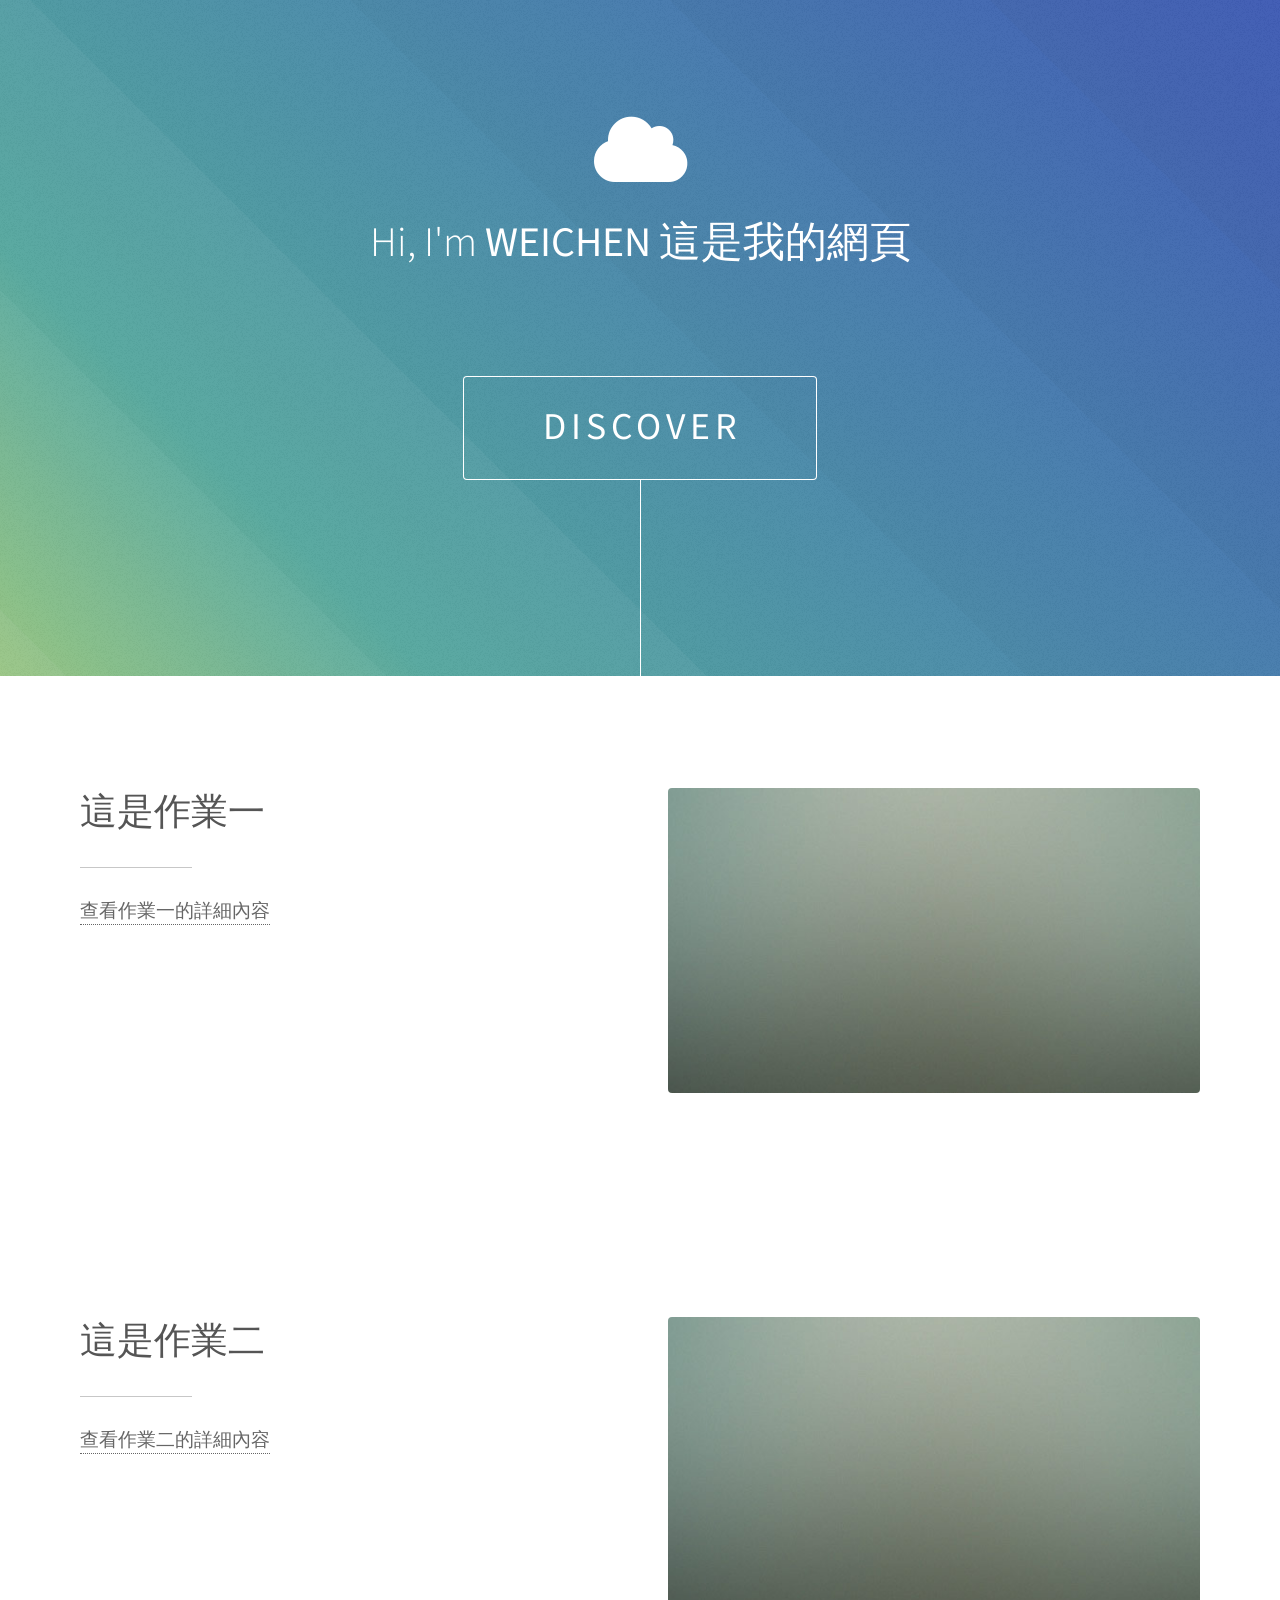
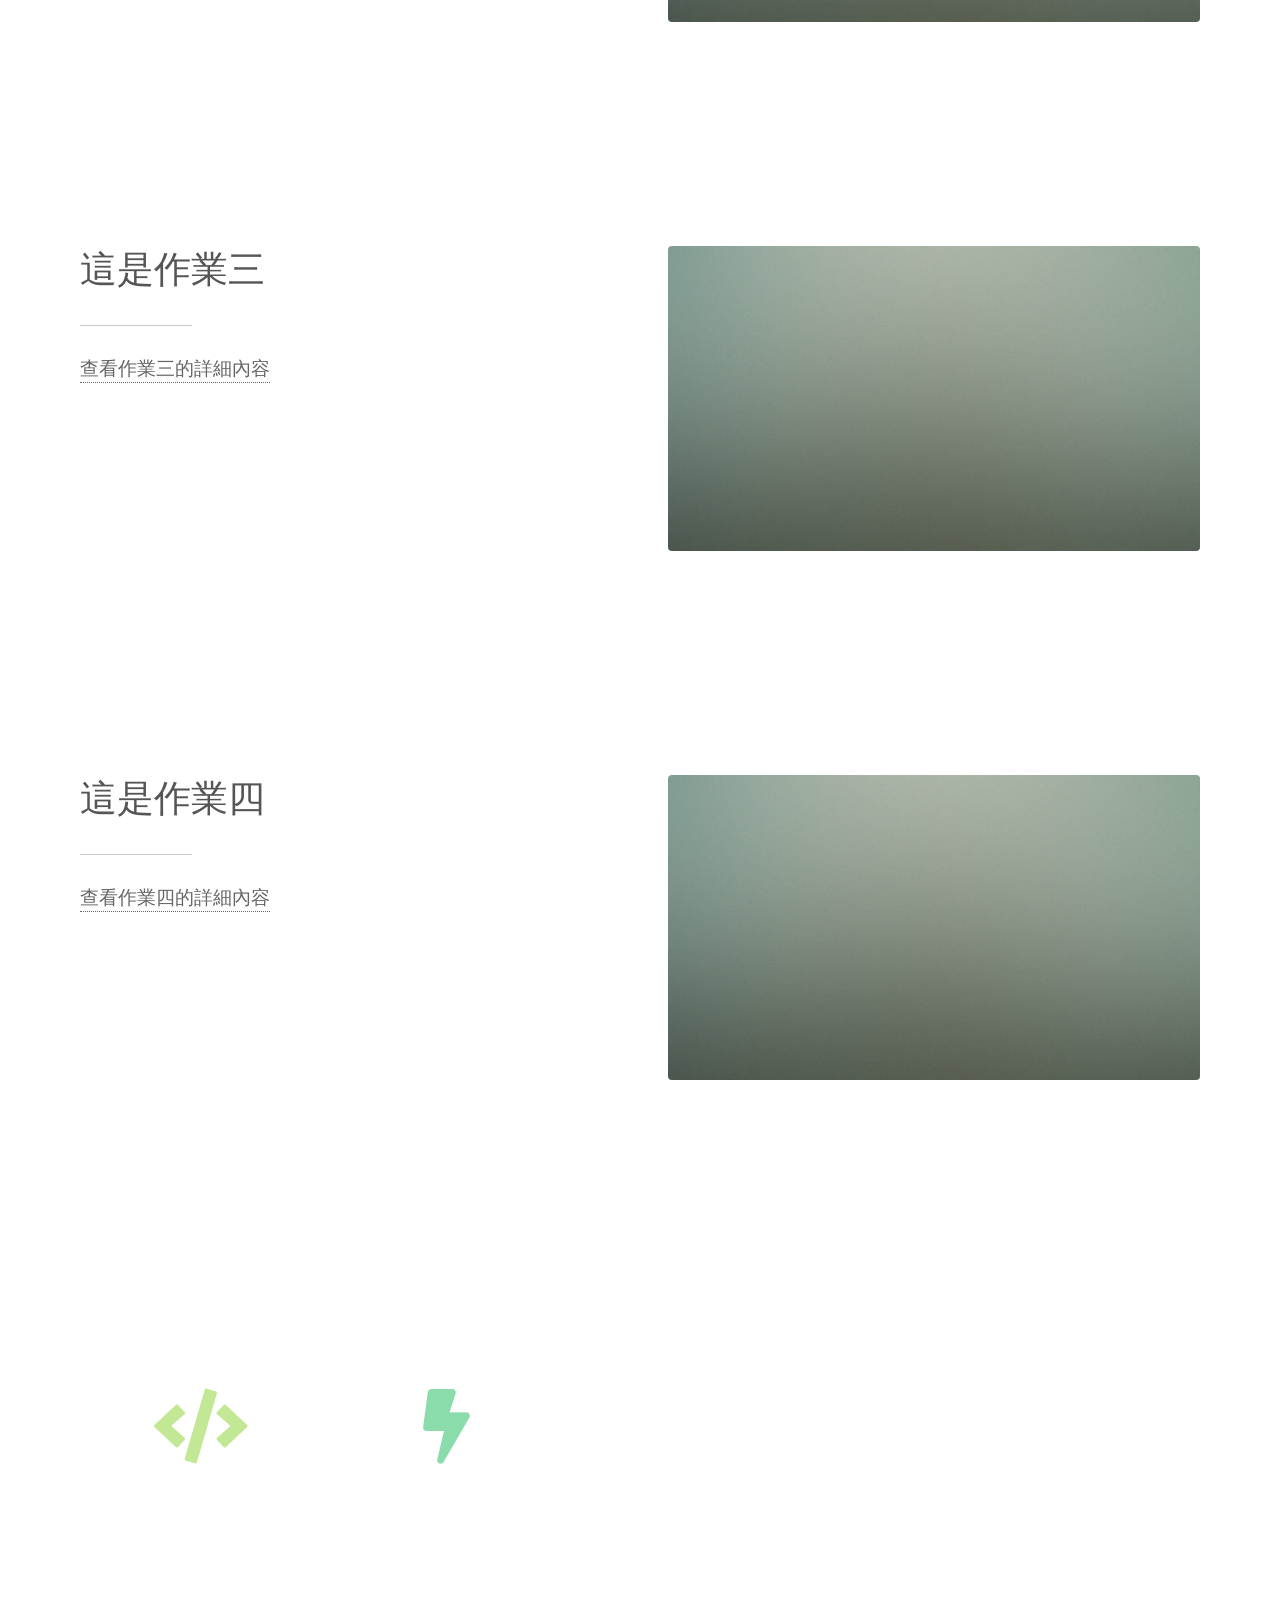
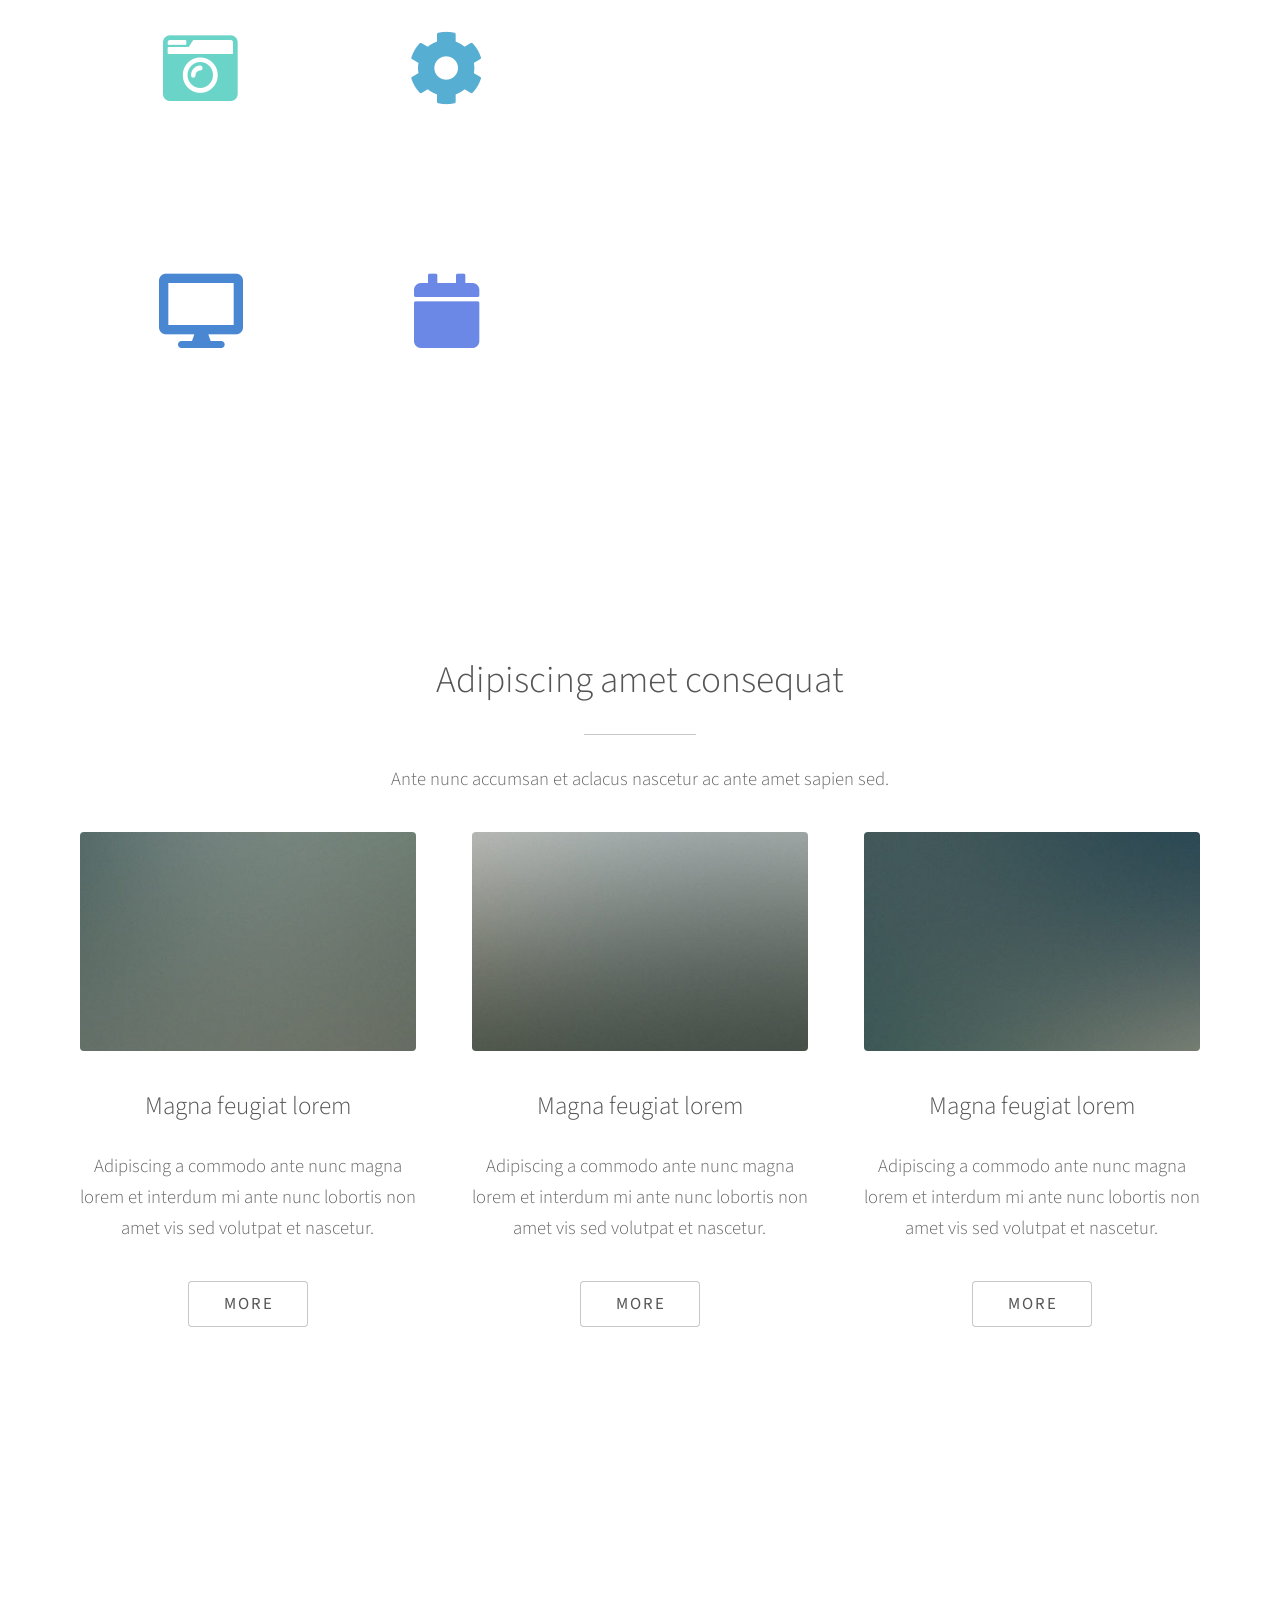
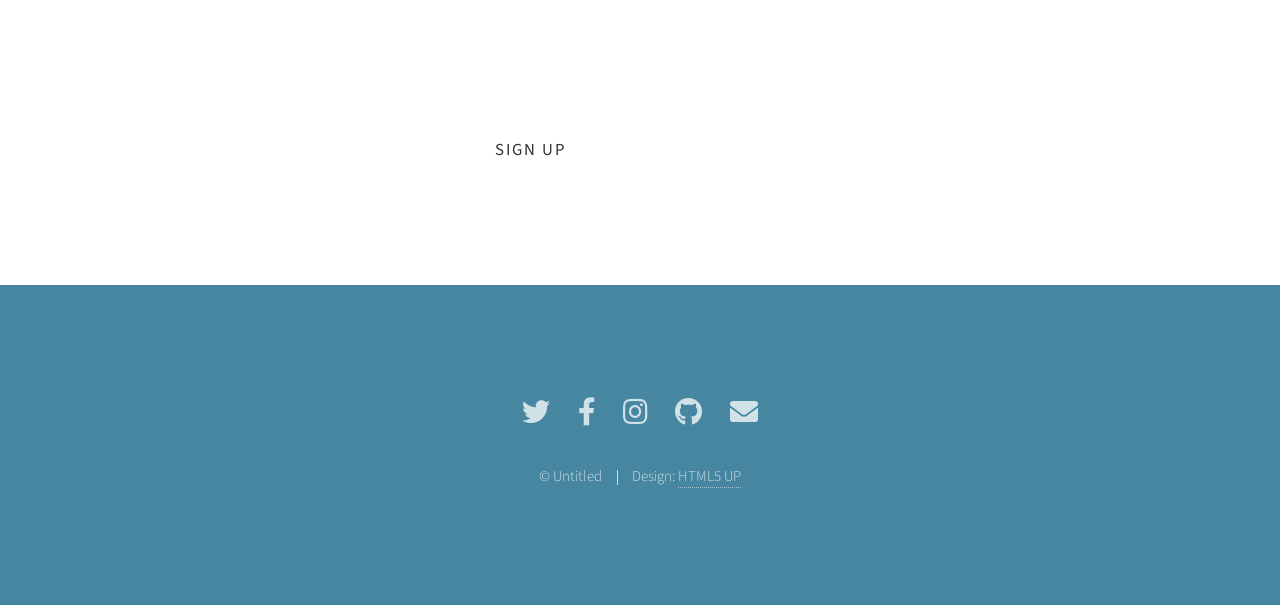
<file: index.html>
<!DOCTYPE HTML>
<!--
	Photon by HTML5 UP
	html5up.net | @ajlkn
	Free for personal and commercial use under the CCA 3.0 license (html5up.net/license)
-->
<html>
	<head>
		<title>WEI-CHEN-ZHENG</title>
		<meta charset="utf-8" />
		<meta name="viewport" content="width=device-width, initial-scale=1, user-scalable=no" />
		<link rel="stylesheet" href="assets/css/main.css" />
		<noscript><link rel="stylesheet" href="assets/css/noscript.css" /></noscript>
	</head>
	<body class="is-preload">

		<!-- Header -->
			<section id="header">
				<div class="inner">
					<span class="icon solid major fa-cloud"></span>
					<h1>Hi, I'm <strong>WEICHEN </strong>這是我的網頁<br />
					<ul class="actions special">
						<li><a href="#one" class="button scrolly">Discover</a></li>
					</ul>
				</div>
			</section>

		<!-- One -->
		<section id="one" class="main style1">
			<div class="container">
				<div class="row gtr-150">
					<div class="col-6 col-12-medium">
						<header class="major">
							<h2>這是作業一<br />
							</h2>
						</header>
						<p><a href="https://github.com/weq123ee/wei/blob/main/hello" target="_blank">查看作業一的詳細內容</a></p>
					</div>
					<div class="col-6 col-12-medium imp-medium">
						<span class="image fit"><img src="images/pic01.jpg" alt="" /></span>
					</div>
				</div>
			</div>
		</section>
		
			<section id="one" class="main style1">
				<div class="container">
					<div class="row gtr-150">
						<div class="col-6 col-12-medium">
							<header class="major">
								<h2>這是作業二<br />
								</h2>
							</header>
							<p><a href="https://github.com/weq123ee/wei/blob/main/ab.html" target="_blank">查看作業二的詳細內容</a></p>

						</div>
						<div class="col-6 col-12-medium imp-medium">
							<span class="image fit"><img src="images/pic01.jpg" alt="" /></span>
						</div>
					</div>
				</div>
			</section>

			<section id="one" class="main style1">
				<div class="container">
					<div class="row gtr-150">
						<div class="col-6 col-12-medium">
							<header class="major">
								<h2>這是作業三<br />
								</h2>
							</header>
							<p><a href="https://github.com/weq123ee/wei/blob/main/index.html" target="_blank">查看作業三的詳細內容</a></p>

						</div>
						<div class="col-6 col-12-medium imp-medium">
							<span class="image fit"><img src="images/pic01.jpg" alt="" /></span>
						</div>
					</div>
				</div>
			</section>

			<section id="one" class="main style1">
				<div class="container">
					<div class="row gtr-150">
						<div class="col-6 col-12-medium">
							<header class="major">
								<h2>這是作業四<br />
								</h2>
							</header>
							<p><a href="https://github.com/weq123ee/wei/blob/main/ab.html" target="_blank">查看作業四的詳細內容</a></p>

						</div>
						<div class="col-6 col-12-medium imp-medium">
							<span class="image fit"><img src="images/pic01.jpg" alt="" /></span>
						</div>
					</div>
				</div>
			</section>



		<!-- Two -->
			<section id="two" class="main style2">
				<div class="container">
					<div class="row gtr-150">
						<div class="col-6 col-12-medium">
							<ul class="major-icons">
								<li><span class="icon solid style1 major fa-code"></span></li>
								<li><span class="icon solid style2 major fa-bolt"></span></li>
								<li><span class="icon solid style3 major fa-camera-retro"></span></li>
								<li><span class="icon solid style4 major fa-cog"></span></li>
								<li><span class="icon solid style5 major fa-desktop"></span></li>
								<li><span class="icon solid style6 major fa-calendar"></span></li>
							</ul>
						</div>
						<div class="col-6 col-12-medium">
							<header class="major">
								<h2>Lorem ipsum dolor adipiscing<br />
								amet dolor consequat</h2>
							</header>
							<p>Adipiscing a commodo ante nunc accumsan interdum mi ante adipiscing. A nunc lobortis non nisl amet vis volutpat aclacus nascetur ac non. Lorem curae eu ante amet sapien in tempus ac. Adipiscing id accumsan adipiscing ipsum.</p>
							<p>Blandit faucibus proin. Ac aliquam integer adipiscing enim non praesent vis commodo nunc phasellus cubilia ac risus accumsan. Accumsan blandit. Lobortis phasellus non lobortis dit varius mi varius accumsan lobortis. Blandit ante aliquam lacinia lorem lobortis semper morbi col faucibus vitae integer placerat accumsan orci eu mi odio tempus adipiscing adipiscing adipiscing curae consequat feugiat etiam dolore.</p>
							<p>Adipiscing a commodo ante nunc accumsan interdum mi ante adipiscing. A nunc lobortis non nisl amet vis volutpat aclacus nascetur ac non. Lorem curae eu ante amet sapien in tempus ac. Adipiscing id accumsan adipiscing ipsum.</p>
						</div>
					</div>
				</div>
			</section>

		<!-- Three -->
			<section id="three" class="main style1 special">
				<div class="container">
					<header class="major">
						<h2>Adipiscing amet consequat</h2>
					</header>
					<p>Ante nunc accumsan et aclacus nascetur ac ante amet sapien sed.</p>
					<div class="row gtr-150">
						<div class="col-4 col-12-medium">
							<span class="image fit"><img src="images/pic02.jpg" alt="" /></span>
							<h3>Magna feugiat lorem</h3>
							<p>Adipiscing a commodo ante nunc magna lorem et interdum mi ante nunc lobortis non amet vis sed volutpat et nascetur.</p>
							<ul class="actions special">
								<li><a href="#" class="button">More</a></li>
							</ul>
						</div>
						<div class="col-4 col-12-medium">
							<span class="image fit"><img src="images/pic03.jpg" alt="" /></span>
							<h3>Magna feugiat lorem</h3>
							<p>Adipiscing a commodo ante nunc magna lorem et interdum mi ante nunc lobortis non amet vis sed volutpat et nascetur.</p>
							<ul class="actions special">
								<li><a href="#" class="button">More</a></li>
							</ul>
						</div>
						<div class="col-4 col-12-medium">
							<span class="image fit"><img src="images/pic04.jpg" alt="" /></span>
							<h3>Magna feugiat lorem</h3>
							<p>Adipiscing a commodo ante nunc magna lorem et interdum mi ante nunc lobortis non amet vis sed volutpat et nascetur.</p>
							<ul class="actions special">
								<li><a href="#" class="button">More</a></li>
							</ul>
						</div>
					</div>
				</div>
			</section>

		<!-- Four -->
			<section id="four" class="main style2 special">
				<div class="container">
					<header class="major">
						<h2>Ipsum feugiat consequat?</h2>
					</header>
					<p>Sed lacus nascetur ac ante amet sapien.</p>
					<ul class="actions special">
						<li><a href="#" class="button wide primary">Sign Up</a></li>
						<li><a href="#" class="button wide">Learn More</a></li>
					</ul>
				</div>
			</section>

		<!-- Five -->
		<!--
			<section id="five" class="main style1">
				<div class="container">
					<header class="major special">
						<h2>Elements</h2>
					</header>

					<section>
						<h4>Text</h4>
						<p>This is <b>bold</b> and this is <strong>strong</strong>. This is <i>italic</i> and this is <em>emphasized</em>.
						This is <sup>superscript</sup> text and this is <sub>subscript</sub> text.
						This is <u>underlined</u> and this is code: <code>for (;;) { ... }</code>. Finally, <a href="#">this is a link</a>.</p>
						<hr />
						<header>
							<h4>Heading with a Subtitle</h4>
							<p>Lorem ipsum dolor sit amet nullam id egestas urna aliquam</p>
						</header>
						<p>Nunc lacinia ante nunc ac lobortis. Interdum adipiscing gravida odio porttitor sem non mi integer non faucibus ornare mi ut ante amet placerat aliquet. Volutpat eu sed ante lacinia sapien lorem accumsan varius montes viverra nibh in adipiscing blandit tempus accumsan.</p>
						<header>
							<h5>Heading with a Subtitle</h5>
							<p>Lorem ipsum dolor sit amet nullam id egestas urna aliquam</p>
						</header>
						<p>Nunc lacinia ante nunc ac lobortis. Interdum adipiscing gravida odio porttitor sem non mi integer non faucibus ornare mi ut ante amet placerat aliquet. Volutpat eu sed ante lacinia sapien lorem accumsan varius montes viverra nibh in adipiscing blandit tempus accumsan.</p>
						<hr />
						<h2>Heading Level 2</h2>
						<h3>Heading Level 3</h3>
						<h4>Heading Level 4</h4>
						<h5>Heading Level 5</h5>
						<h6>Heading Level 6</h6>
						<hr />
						<h5>Blockquote</h5>
						<blockquote>Fringilla nisl. Donec accumsan interdum nisi, quis tincidunt felis sagittis eget tempus euismod. Vestibulum ante ipsum primis in faucibus vestibulum. Blandit adipiscing eu felis iaculis volutpat ac adipiscing accumsan faucibus. Vestibulum ante ipsum primis in faucibus lorem ipsum dolor sit amet nullam adipiscing eu felis.</blockquote>
						<h5>Preformatted</h5>
						<pre><code>i = 0;

while (!deck.isInOrder()) {
print 'Iteration ' + i;
deck.shuffle();
i++;
}

print 'It took ' + i + ' iterations to sort the deck.';</code></pre>
					</section>

					<section>
						<h4>Lists</h4>
						<div class="row">
							<div class="col-6 col-12-medium">
								<h5>Unordered</h5>
								<ul>
									<li>Dolor pulvinar etiam.</li>
									<li>Sagittis adipiscing.</li>
									<li>Felis enim feugiat.</li>
								</ul>
								<h5>Alternate</h5>
								<ul class="alt">
									<li>Dolor pulvinar etiam.</li>
									<li>Sagittis adipiscing.</li>
									<li>Felis enim feugiat.</li>
								</ul>
							</div>
							<div class="col-6 col-12-medium">
								<h5>Ordered</h5>
								<ol>
									<li>Dolor pulvinar etiam.</li>
									<li>Etiam vel felis viverra.</li>
									<li>Felis enim feugiat.</li>
									<li>Dolor pulvinar etiam.</li>
									<li>Etiam vel felis lorem.</li>
									<li>Felis enim et feugiat.</li>
								</ol>
								<h5>Icons</h5>
								<ul class="icons">
									<li><a href="#" class="icon brands fa-twitter"><span class="label">Twitter</span></a></li>
									<li><a href="#" class="icon brands fa-facebook-f"><span class="label">Facebook</span></a></li>
									<li><a href="#" class="icon brands fa-instagram"><span class="label">Instagram</span></a></li>
									<li><a href="#" class="icon brands fa-github"><span class="label">Github</span></a></li>
								</ul>
							</div>
						</div>
						<h5>Actions</h5>
						<div class="row">
							<div class="col-6 col-12-medium">
								<ul class="actions">
									<li><a href="#" class="button primary">Default</a></li>
									<li><a href="#" class="button">Default</a></li>
								</ul>
								<ul class="actions small">
									<li><a href="#" class="button primary small">Small</a></li>
									<li><a href="#" class="button small">Small</a></li>
								</ul>
								<ul class="actions stacked">
									<li><a href="#" class="button primary">Default</a></li>
									<li><a href="#" class="button">Default</a></li>
								</ul>
								<ul class="actions stacked">
									<li><a href="#" class="button primary small">Small</a></li>
									<li><a href="#" class="button small">Small</a></li>
								</ul>
							</div>
							<div class="col-6 col-12-medium">
								<ul class="actions stacked">
									<li><a href="#" class="button primary fit">Default</a></li>
									<li><a href="#" class="button fit">Default</a></li>
								</ul>
								<ul class="actions stacked">
									<li><a href="#" class="button primary small fit">Small</a></li>
									<li><a href="#" class="button small fit">Small</a></li>
								</ul>
							</div>
						</div>
					</section>

					<section>
						<h4>Table</h4>
						<h5>Default</h5>
						<div class="table-wrapper">
							<table>
								<thead>
									<tr>
										<th>Name</th>
										<th>Description</th>
										<th>Price</th>
									</tr>
								</thead>
								<tbody>
									<tr>
										<td>Item One</td>
										<td>Ante turpis integer aliquet porttitor.</td>
										<td>29.99</td>
									</tr>
									<tr>
										<td>Item Two</td>
										<td>Vis ac commodo adipiscing arcu aliquet.</td>
										<td>19.99</td>
									</tr>
									<tr>
										<td>Item Three</td>
										<td> Morbi faucibus arcu accumsan lorem.</td>
										<td>29.99</td>
									</tr>
									<tr>
										<td>Item Four</td>
										<td>Vitae integer tempus condimentum.</td>
										<td>19.99</td>
									</tr>
									<tr>
										<td>Item Five</td>
										<td>Ante turpis integer aliquet porttitor.</td>
										<td>29.99</td>
									</tr>
								</tbody>
								<tfoot>
									<tr>
										<td colspan="2"></td>
										<td>100.00</td>
									</tr>
								</tfoot>
							</table>
						</div>

						<h5>Alternate</h5>
						<div class="table-wrapper">
							<table class="alt">
								<thead>
									<tr>
										<th>Name</th>
										<th>Description</th>
										<th>Price</th>
									</tr>
								</thead>
								<tbody>
									<tr>
										<td>Item One</td>
										<td>Ante turpis integer aliquet porttitor.</td>
										<td>29.99</td>
									</tr>
									<tr>
										<td>Item Two</td>
										<td>Vis ac commodo adipiscing arcu aliquet.</td>
										<td>19.99</td>
									</tr>
									<tr>
										<td>Item Three</td>
										<td> Morbi faucibus arcu accumsan lorem.</td>
										<td>29.99</td>
									</tr>
									<tr>
										<td>Item Four</td>
										<td>Vitae integer tempus condimentum.</td>
										<td>19.99</td>
									</tr>
									<tr>
										<td>Item Five</td>
										<td>Ante turpis integer aliquet porttitor.</td>
										<td>29.99</td>
									</tr>
								</tbody>
								<tfoot>
									<tr>
										<td colspan="2"></td>
										<td>100.00</td>
									</tr>
								</tfoot>
							</table>
						</div>
					</section>

					<section>
						<h4>Buttons</h4>
						<ul class="actions">
							<li><a href="#" class="button primary">Primary</a></li>
							<li><a href="#" class="button">Default</a></li>
						</ul>
						<ul class="actions">
							<li><a href="#" class="button large">Large</a></li>
							<li><a href="#" class="button">Default</a></li>
							<li><a href="#" class="button small">Small</a></li>
						</ul>
						<ul class="actions fit">
							<li><a href="#" class="button fit">Fit</a></li>
							<li><a href="#" class="button primary fit">Fit</a></li>
							<li><a href="#" class="button fit">Fit</a></li>
						</ul>
						<ul class="actions fit small">
							<li><a href="#" class="button primary fit small">Fit + Small</a></li>
							<li><a href="#" class="button fit small">Fit + Small</a></li>
							<li><a href="#" class="button primary fit small">Fit + Small</a></li>
						</ul>
						<ul class="actions">
							<li><a href="#" class="button primary icon solid fa-download">Icon</a></li>
							<li><a href="#" class="button icon solid fa-download">Icon</a></li>
						</ul>
						<ul class="actions">
							<li><span class="button primary disabled">Disabled</span></li>
							<li><span class="button disabled">Disabled</span></li>
						</ul>
					</section>

					<section>
						<h4>Form</h4>
						<form method="post" action="#">
							<div class="row gtr-uniform gtr-50">
								<div class="col-6 col-12-xsmall">
									<input type="text" name="demo-name" id="demo-name" value="" placeholder="Name" />
								</div>
								<div class="col-6 col-12-xsmall">
									<input type="email" name="demo-email" id="demo-email" value="" placeholder="Email" />
								</div>
								<div class="col-12">
									<select name="demo-category" id="demo-category">
										<option value="">- Category -</option>
										<option value="1">Manufacturing</option>
										<option value="1">Shipping</option>
										<option value="1">Administration</option>
										<option value="1">Human Resources</option>
									</select>
								</div>
								<div class="col-4 col-12-small">
									<input type="radio" id="demo-priority-low" name="demo-priority" checked>
									<label for="demo-priority-low">Low</label>
								</div>
								<div class="col-4 col-12-small">
									<input type="radio" id="demo-priority-normal" name="demo-priority">
									<label for="demo-priority-normal">Normal</label>
								</div>
								<div class="col-4 col-12-small">
									<input type="radio" id="demo-priority-high" name="demo-priority">
									<label for="demo-priority-high">High</label>
								</div>
								<div class="col-6 col-12-small">
									<input type="checkbox" id="demo-copy" name="demo-copy">
									<label for="demo-copy">Email me a copy</label>
								</div>
								<div class="col-6 col-12-small">
									<input type="checkbox" id="demo-human" name="demo-human" checked>
									<label for="demo-human">Not a robot</label>
								</div>
								<div class="col-12">
									<textarea name="demo-message" id="demo-message" placeholder="Enter your message" rows="6"></textarea>
								</div>
								<div class="col-12">
									<ul class="actions">
										<li><input type="submit" value="Send Message" class="primary" /></li>
										<li><input type="reset" value="Reset" /></li>
									</ul>
								</div>
							</div>
						</form>
					</section>

					<section>
						<h4>Image</h4>
						<h5>Fit</h5>
						<div class="box alt">
							<div class="row gtr-uniform gtr-50">
								<div class="col-12"><span class="image fit"><img src="images/pic06.jpg" alt="" /></span></div>
								<div class="col-4"><span class="image fit"><img src="images/pic02.jpg" alt="" /></span></div>
								<div class="col-4"><span class="image fit"><img src="images/pic03.jpg" alt="" /></span></div>
								<div class="col-4"><span class="image fit"><img src="images/pic04.jpg" alt="" /></span></div>
								<div class="col-4"><span class="image fit"><img src="images/pic03.jpg" alt="" /></span></div>
								<div class="col-4"><span class="image fit"><img src="images/pic04.jpg" alt="" /></span></div>
								<div class="col-4"><span class="image fit"><img src="images/pic02.jpg" alt="" /></span></div>
								<div class="col-4"><span class="image fit"><img src="images/pic04.jpg" alt="" /></span></div>
								<div class="col-4"><span class="image fit"><img src="images/pic02.jpg" alt="" /></span></div>
								<div class="col-4"><span class="image fit"><img src="images/pic03.jpg" alt="" /></span></div>
							</div>
						</div>
						<h5>Left &amp; Right</h5>
						<p><span class="image left"><img src="images/pic05.jpg" alt="" /></span>Fringilla nisl. Donec accumsan interdum nisi, quis tincidunt felis sagittis eget. tempus euismod. Vestibulum ante ipsum primis in faucibus vestibulum. Blandit adipiscing eu felis iaculis volutpat ac adipiscing accumsan eu faucibus. Integer ac pellentesque praesent tincidunt felis sagittis eget. tempus euismod. Vestibulum ante ipsum primis in faucibus vestibulum. Blandit adipiscing eu felis iaculis volutpat ac adipiscing accumsan eu faucibus. Integer ac pellentesque praesent. Donec accumsan interdum nisi, quis tincidunt felis sagittis eget. tempus euismod. Vestibulum ante ipsum primis in faucibus vestibulum. Blandit adipiscing eu felis iaculis volutpat ac adipiscing accumsan eu faucibus. Integer ac pellentesque praesent tincidunt felis sagittis eget. tempus euismod. Vestibulum ante ipsum primis in faucibus vestibulum. Blandit adipiscing eu felis iaculis volutpat ac adipiscing accumsan eu faucibus. Integer ac pellentesque praesent. Blandit adipiscing eu felis iaculis volutpat ac adipiscing accumsan eu faucibus. Integer ac pellentesque praesent tincidunt felis sagittis eget. tempus euismod. Vestibulum ante ipsum primis in faucibus vestibulum. Blandit adipiscing eu felis iaculis volutpat ac adipiscing accumsan eu faucibus. Integer ac pellentesque praesent.</p>
						<p><span class="image right"><img src="images/pic05.jpg" alt="" /></span>Fringilla nisl. Donec accumsan interdum nisi, quis tincidunt felis sagittis eget. tempus euismod. Vestibulum ante ipsum primis in faucibus vestibulum. Blandit adipiscing eu felis iaculis volutpat ac adipiscing accumsan eu faucibus. Integer ac pellentesque praesent tincidunt felis sagittis eget. tempus euismod. Vestibulum ante ipsum primis in faucibus vestibulum. Blandit adipiscing eu felis iaculis volutpat ac adipiscing accumsan eu faucibus. Integer ac pellentesque praesent. Donec accumsan interdum nisi, quis tincidunt felis sagittis eget. tempus euismod. Vestibulum ante ipsum primis in faucibus vestibulum. Blandit adipiscing eu felis iaculis volutpat ac adipiscing accumsan eu faucibus. Integer ac pellentesque praesent tincidunt felis sagittis eget. tempus euismod. Vestibulum ante ipsum primis in faucibus vestibulum. Blandit adipiscing eu felis iaculis volutpat ac adipiscing accumsan eu faucibus. Integer ac pellentesque praesent. Blandit adipiscing eu felis iaculis volutpat ac adipiscing accumsan eu faucibus. Integer ac pellentesque praesent tincidunt felis sagittis eget. tempus euismod. Vestibulum ante ipsum primis in faucibus vestibulum. Blandit adipiscing eu felis iaculis volutpat ac adipiscing accumsan eu faucibus. Integer ac pellentesque praesent.</p>
					</section>

				</div>
			</section>
		-->

		<!-- Footer -->
			<section id="footer">
				<ul class="icons">
					<li><a href="#" class="icon brands alt fa-twitter"><span class="label">Twitter</span></a></li>
					<li><a href="#" class="icon brands alt fa-facebook-f"><span class="label">Facebook</span></a></li>
					<li><a href="#" class="icon brands alt fa-instagram"><span class="label">Instagram</span></a></li>
					<li><a href="#" class="icon brands alt fa-github"><span class="label">GitHub</span></a></li>
					<li><a href="#" class="icon solid alt fa-envelope"><span class="label">Email</span></a></li>
				</ul>
				<ul class="copyright">
					<li>&copy; Untitled</li><li>Design: <a href="http://html5up.net">HTML5 UP</a></li>
				</ul>
			</section>

		<!-- Scripts -->
			<script src="assets/js/jquery.min.js"></script>
			<script src="assets/js/jquery.scrolly.min.js"></script>
			<script src="assets/js/browser.min.js"></script>
			<script src="assets/js/breakpoints.min.js"></script>
			<script src="assets/js/util.js"></script>
			<script src="assets/js/main.js"></script>

	</body>
</html>
</file>
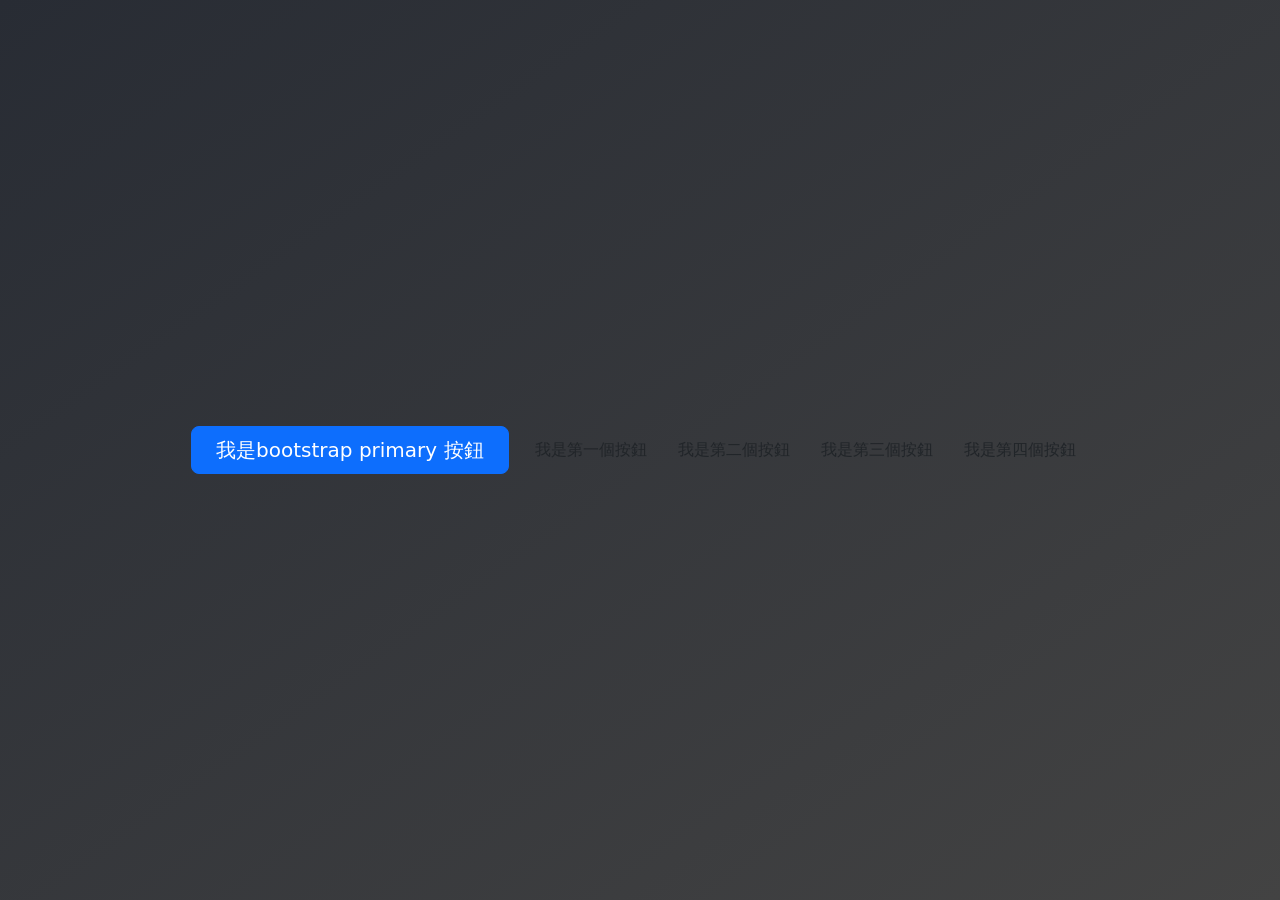
<file: web.html>
<!DOCTYPE html>
<html lang="en">
<head>
    <meta charset="UTF-8">
    <meta name="viewport" content="width=device-width, initial-scale=1.0">
    <title>Document</title>
    <!-- 引入外部樣式 -->
    <link rel="stylesheet" type="text/css" href="style.css">
    <!-- 引入bootstrap樣式 -->
    <link href="https://cdn.jsdelivr.net/npm/bootstrap@5.1.1/dist/css/bootstrap.min.css" rel="stylesheet"
        integrity="sha384-F3w7mX95PdgyTmZZMECAngseQB83DfGTowi0iMjiWaeVhAn4FJkqJByhZMI3AhiU" crossorigin="anonymous">
</head>
<body>
    <!-- 使用容器包裹內容 -->
    <div id="container">
        <!-- 使用包裝器包裹按鈕們 -->
        <div class="wrapper">
            <div class="btn btn-primary btn-lg px-4 me-md-2">
                我是bootstrap primary 按鈕
            </div>
            <div class="btn">我是第一個按鈕</div>
            <div class="btn">我是第二個按鈕</div>
            <div class="btn">我是第三個按鈕</div>
            <div class="btn">我是第四個按鈕</div>
        </div>
    </div>
</body>
</html>
</file>
<file: assets/css/noscript.css>
/*
	Photon by HTML5 UP
	html5up.net | @ajlkn
	Free for personal and commercial use under the CCA 3.0 license (html5up.net/license)
*/

/* Header */

	body.is-preload #header .inner {
		-moz-transform: none;
		-webkit-transform: none;
		-ms-transform: none;
		transform: none;
		opacity: 1;
	}

		body.is-preload #header .inner .actions {
			-moz-transform: none;
			-webkit-transform: none;
			-ms-transform: none;
			transform: none;
			opacity: 1;
		}

	body.is-preload #header:after {
		opacity: 0;
	}
</file>
<file: style.css>
* {
    margin: 0;
    padding: 0;
    box-sizing: border-box;
}

body {
    font-family: 'Poppins', sans-serif;
    background: linear-gradient(to bottom right, #282c34, #434343);
    color: #eeeeee;
    display: flex;
    justify-content: center;
    align-items: center;
    min-height: 100vh;
    perspective: 1200px;
}

#app {
    width: 95%;
    max-width: 1300px;
    background: #2c2f33;
    border-radius: 25px;
    padding: 25px;
    box-shadow: 0 20px 40px rgba(0, 0, 0, 0.8);
    transform-style: preserve-3d;
    transition: transform 0.6s ease;
    margin: 20px 0;
}

#app:hover {
    transform: rotateY(0) rotateX(0);
}

header.profile-header {
    text-align: center;
    padding: 40px;
    border-radius: 20px;
    background: rgba(255, 255, 255, 0.1);
    box-shadow: 0 10px 30px rgba(0, 0, 0, 0.5);
    transform: translateZ(30px);
    transition: transform 0.3s ease;
}

header.profile-header:hover {
    transform: scale(1.05);
}

header.profile-header h1 {
    font-size: 3rem;
    font-weight: bold;
    color: #ffffff;
    text-shadow: 1px 1px 5px rgba(0, 0, 0, 0.7);
}

header.profile-header h2 {
    font-size: 2rem;
    color: #a8bfc8;
}

header.profile-header h3 {
    font-size: 1.5rem;
    color: #b0b0b0;
}

.content {
    display: flex;
    justify-content: space-between;
    align-items: stretch;
    /* 確保內容底部對齊 */
    margin-top: 30px;
}

.left-side,
.right-side {
    display: flex;
    flex-direction: column;
    /* 使左側和右側的內容垂直排列 */
    flex: 1;
    /* 各自佔用一半空間 */
}

.left-side {
    margin-right: 20px;
}

.right-side {
    margin-left: 20px;
}

section.card {
    background: rgba(255, 255, 255, 0.1);
    border-radius: 20px;
    padding: 20px;
    margin-bottom: 20px;
    transition: transform 0.4s ease, box-shadow 0.4s ease;
    flex: 1;
    /* 各區塊佔用相同空間 */
}

section.card:hover {
    transform: translateY(-10px) scale(1.02);
    box-shadow: 0 20px 40px rgba(0, 0, 0, 0.7);
}

section h4 {
    font-size: 2rem;
    color: #ffffff;
    margin-bottom: 20px;
    text-shadow: 1px 1px 5px rgba(0, 0, 0, 0.5);
}

ul {
    list-style: none;
    padding-left: 0;
}

ul li {
    font-size: 1.2rem;
    color: #ffffff;
    margin-bottom: 10px;
    padding: 10px;
    background: rgba(255, 255, 255, 0.1);
    border-radius: 10px;
    transition: background 0.3s ease;
}

ul li:hover {
    background: rgba(255, 255, 255, 0.2);
}

.cert-item {
    text-align: center;
    margin-bottom: 20px;
}

.cert-item img {
    border-radius: 10px;
    transition: transform 0.3s ease;
    max-width: 100%; /* 使用 100% 來自適應容器的寬度 */
    height: auto; /* 自動調整高度以保持比例 */
    max-height: 200px; /* 設置最大高度以保持一致 */
}


.cert-item img:hover {
    transform: scale(1.05);
}

.cert-item h5 {
    margin-bottom: 10px;
    color: #ffffff;
}

table {
    width: 100%;
    border-collapse: collapse;
    margin-top: 20px;
}

table th,
table td {
    padding: 12px;
    text-align: left;
    background: rgba(255, 255, 255, 0.1);
    color: #ffffff;
    border: 1px solid rgba(255, 255, 255, 0.2);
}

table th {
    background: rgba(255, 255, 255, 0.2);
    color: #ffffff;
}

form {
    display: flex;
    flex-direction: column;
    gap: 10px;
}

form input[type="text"] {
    padding: 12px;
    border-radius: 10px;
    border: none;
    background: rgba(255, 255, 255, 0.2);
    color: #ffffff;
    transition: background 0.3s ease;
}

form input[type="text"]:focus {
    background: rgba(255, 255, 255, 0.4);
}

form input[type="submit"] {
    padding: 12px;
    border-radius: 10px;
    border: none;
    background: #7289da;
    color: #ffffff;
    cursor: pointer;
    transition: background 0.3s ease, transform 0.2s ease;
}

form input[type="submit"]:hover {
    background: #5a6e9d;
    transform: scale(1.03);
}

p.highlight {
    text-align: center;
    color: #ff6b6b;
    font-weight: bold;
}

@media (max-width: 768px) {
    header.profile-header {
        padding: 20px;
    }

    section.card {
        padding: 20px;
    }

    section h4 {
        font-size: 1.5rem;
    }

    ul li {
        font-size: 1rem;
    }

    table th,
    table td {
        padding: 8px;
    }

    #app {
        width: 100%;
        /* 對於小屏幕設置寬度為100% */
    }

    .content {
        flex-direction: column;
        /* 垂直排列 */
    }

    .left-side,
    .right-side {
        padding: 0;
        /* 移除內邊距 */
        margin-bottom: 20px;
        /* 增加下邊距 */
    }
}
</file>
<file: assets/css/main.css>
@import url("fontawesome-all.min.css");
@import url("https://fonts.googleapis.com/css?family=Source+Sans+Pro:300,300italic,400,400italic");

/*
	Photon by HTML5 UP
	html5up.net | @ajlkn
	Free for personal and commercial use under the CCA 3.0 license (html5up.net/license)
*/

html, body, div, span, applet, object,
iframe, h1, h2, h3, h4, h5, h6, p, blockquote,
pre, a, abbr, acronym, address, big, cite,
code, del, dfn, em, img, ins, kbd, q, s, samp,
small, strike, strong, sub, sup, tt, var, b,
u, i, center, dl, dt, dd, ol, ul, li, fieldset,
form, label, legend, table, caption, tbody,
tfoot, thead, tr, th, td, article, aside,
canvas, details, embed, figure, figcaption,
footer, header, hgroup, menu, nav, output, ruby,
section, summary, time, mark, audio, video {
	margin: 0;
	padding: 0;
	border: 0;
	font-size: 100%;
	font: inherit;
	vertical-align: baseline;}

article, aside, details, figcaption, figure,
footer, header, hgroup, menu, nav, section {
	display: block;}

body {
	line-height: 1;
}

ol, ul {
	list-style: none;
}

blockquote, q {
	quotes: none;
}

	blockquote:before, blockquote:after, q:before, q:after {
		content: '';
		content: none;
	}

table {
	border-collapse: collapse;
	border-spacing: 0;
}

body {
	-webkit-text-size-adjust: none;
}

mark {
	background-color: transparent;
	color: inherit;
}

input::-moz-focus-inner {
	border: 0;
	padding: 0;
}

input, select, textarea {
	-moz-appearance: none;
	-webkit-appearance: none;
	-ms-appearance: none;
	appearance: none;
}

/* Basic */

	html {
		box-sizing: border-box;
	}

	*, *:before, *:after {
		box-sizing: inherit;
	}

	body {
		background: #fff;
	}

		body.is-preload *, body.is-preload *:before, body.is-preload *:after {
			-moz-animation: none !important;
			-webkit-animation: none !important;
			-ms-animation: none !important;
			animation: none !important;
			-moz-transition: none !important;
			-webkit-transition: none !important;
			-ms-transition: none !important;
			transition: none !important;
		}

	body, input, select, textarea {
		color: #666;
		font-family: "Source Sans Pro", Helvetica, sans-serif;
		font-size: 16pt;
		font-weight: 300;
		line-height: 1.65em;
	}

	a {
		-moz-transition: color 0.2s ease-in-out, border-color 0.2s ease-in-out;
		-webkit-transition: color 0.2s ease-in-out, border-color 0.2s ease-in-out;
		-ms-transition: color 0.2s ease-in-out, border-color 0.2s ease-in-out;
		transition: color 0.2s ease-in-out, border-color 0.2s ease-in-out;
		border-bottom: dotted 1px #666;
		color: inherit;
		text-decoration: none;
	}

		a:hover {
			border-bottom-color: transparent !important;
			color: #6bd4c8;
		}

	strong, b {
		color: #555;
		font-weight: 400;
	}

	em, i {
		font-style: italic;
	}

	p {
		margin: 0 0 2em 0;
	}

	h1, h2, h3, h4, h5, h6 {
		color: #555;
		line-height: 1em;
		margin: 0 0 1em 0;
	}

		h1 a, h2 a, h3 a, h4 a, h5 a, h6 a {
			color: inherit;
			text-decoration: none;
		}

	h1 {
		font-size: 2.25em;
		line-height: 1.35em;
	}

	h2 {
		font-size: 2em;
		line-height: 1.35em;
	}

	h3 {
		font-size: 1.35em;
		line-height: 1.5em;
	}

	h4 {
		font-size: 1.25em;
		line-height: 1.5em;
	}

	h5 {
		font-size: 0.9em;
		line-height: 1.5em;
	}

	h6 {
		font-size: 0.7em;
		line-height: 1.5em;
	}

	sub {
		font-size: 0.8em;
		position: relative;
		top: 0.5em;
	}

	sup {
		font-size: 0.8em;
		position: relative;
		top: -0.5em;
	}

	hr {
		border: 0;
		border-bottom: solid 1px rgba(144, 144, 144, 0.5);
		margin: 2em 0;
	}

		hr.major {
			margin: 3em 0;
		}

	blockquote {
		border-left: solid 4px rgba(144, 144, 144, 0.5);
		font-style: italic;
		margin: 0 0 2em 0;
		padding: 0.5em 0 0.5em 2em;
	}

	code {
		background: rgba(144, 144, 144, 0.075);
		border-radius: 4px;
		border: solid 1px rgba(144, 144, 144, 0.5);
		font-family: "Courier New", monospace;
		font-size: 0.9em;
		margin: 0 0.25em;
		padding: 0.25em 0.65em;
	}

	pre {
		-webkit-overflow-scrolling: touch;
		font-family: "Courier New", monospace;
		font-size: 0.9em;
		margin: 0 0 2em 0;
	}

		pre code {
			display: block;
			line-height: 1.75em;
			padding: 1em 1.5em;
			overflow-x: auto;
		}

	.align-left {
		text-align: left;
	}

	.align-center {
		text-align: center;
	}

	.align-right {
		text-align: right;
	}

/* Container */

	.container {
		margin: 0 auto;
		max-width: calc(100% - 4em);
		width: 60em;
	}

		.container.xsmall {
			width: 15em;
		}

		.container.small {
			width: 30em;
		}

		.container.medium {
			width: 45em;
		}

		.container.large {
			width: 75em;
		}

		.container.xlarge {
			width: 90em;
		}

		.container.max {
			width: 100%;
		}

		@media screen and (max-width: 980px) {

			.container {
				max-width: 100% !important;
				width: 100% !important;
			}

		}

		@media screen and (max-width: 480px) {

			.container {
				max-width: calc(100% - 3em);
			}

		}

/* Row */

	.row {
		display: flex;
		flex-wrap: wrap;
		box-sizing: border-box;
		align-items: stretch;
	}

		.row > * {
			box-sizing: border-box;
		}

		.row.gtr-uniform > * > :last-child {
			margin-bottom: 0;
		}

		.row.aln-left {
			justify-content: flex-start;
		}

		.row.aln-center {
			justify-content: center;
		}

		.row.aln-right {
			justify-content: flex-end;
		}

		.row.aln-top {
			align-items: flex-start;
		}

		.row.aln-middle {
			align-items: center;
		}

		.row.aln-bottom {
			align-items: flex-end;
		}

		.row > .imp {
			order: -1;
		}

		.row > .col-1 {
			width: 8.33333%;
		}

		.row > .off-1 {
			margin-left: 8.33333%;
		}

		.row > .col-2 {
			width: 16.66667%;
		}

		.row > .off-2 {
			margin-left: 16.66667%;
		}

		.row > .col-3 {
			width: 25%;
		}

		.row > .off-3 {
			margin-left: 25%;
		}

		.row > .col-4 {
			width: 33.33333%;
		}

		.row > .off-4 {
			margin-left: 33.33333%;
		}

		.row > .col-5 {
			width: 41.66667%;
		}

		.row > .off-5 {
			margin-left: 41.66667%;
		}

		.row > .col-6 {
			width: 50%;
		}

		.row > .off-6 {
			margin-left: 50%;
		}

		.row > .col-7 {
			width: 58.33333%;
		}

		.row > .off-7 {
			margin-left: 58.33333%;
		}

		.row > .col-8 {
			width: 66.66667%;
		}

		.row > .off-8 {
			margin-left: 66.66667%;
		}

		.row > .col-9 {
			width: 75%;
		}

		.row > .off-9 {
			margin-left: 75%;
		}

		.row > .col-10 {
			width: 83.33333%;
		}

		.row > .off-10 {
			margin-left: 83.33333%;
		}

		.row > .col-11 {
			width: 91.66667%;
		}

		.row > .off-11 {
			margin-left: 91.66667%;
		}

		.row > .col-12 {
			width: 100%;
		}

		.row > .off-12 {
			margin-left: 100%;
		}

		.row.gtr-0 {
			margin-top: 0;
			margin-left: 0em;
		}

			.row.gtr-0 > * {
				padding: 0 0 0 0em;
			}

			.row.gtr-0.gtr-uniform {
				margin-top: 0em;
			}

				.row.gtr-0.gtr-uniform > * {
					padding-top: 0em;
				}

		.row.gtr-25 {
			margin-top: 0;
			margin-left: -0.5em;
		}

			.row.gtr-25 > * {
				padding: 0 0 0 0.5em;
			}

			.row.gtr-25.gtr-uniform {
				margin-top: -0.5em;
			}

				.row.gtr-25.gtr-uniform > * {
					padding-top: 0.5em;
				}

		.row.gtr-50 {
			margin-top: 0;
			margin-left: -1em;
		}

			.row.gtr-50 > * {
				padding: 0 0 0 1em;
			}

			.row.gtr-50.gtr-uniform {
				margin-top: -1em;
			}

				.row.gtr-50.gtr-uniform > * {
					padding-top: 1em;
				}

		.row {
			margin-top: 0;
			margin-left: -2em;
		}

			.row > * {
				padding: 0 0 0 2em;
			}

			.row.gtr-uniform {
				margin-top: -2em;
			}

				.row.gtr-uniform > * {
					padding-top: 2em;
				}

		.row.gtr-150 {
			margin-top: 0;
			margin-left: -3em;
		}

			.row.gtr-150 > * {
				padding: 0 0 0 3em;
			}

			.row.gtr-150.gtr-uniform {
				margin-top: -3em;
			}

				.row.gtr-150.gtr-uniform > * {
					padding-top: 3em;
				}

		.row.gtr-200 {
			margin-top: 0;
			margin-left: -4em;
		}

			.row.gtr-200 > * {
				padding: 0 0 0 4em;
			}

			.row.gtr-200.gtr-uniform {
				margin-top: -4em;
			}

				.row.gtr-200.gtr-uniform > * {
					padding-top: 4em;
				}

		@media screen and (max-width: 1680px) {

			.row {
				display: flex;
				flex-wrap: wrap;
				box-sizing: border-box;
				align-items: stretch;
			}

				.row > * {
					box-sizing: border-box;
				}

				.row.gtr-uniform > * > :last-child {
					margin-bottom: 0;
				}

				.row.aln-left {
					justify-content: flex-start;
				}

				.row.aln-center {
					justify-content: center;
				}

				.row.aln-right {
					justify-content: flex-end;
				}

				.row.aln-top {
					align-items: flex-start;
				}

				.row.aln-middle {
					align-items: center;
				}

				.row.aln-bottom {
					align-items: flex-end;
				}

				.row > .imp-xlarge {
					order: -1;
				}

				.row > .col-1-xlarge {
					width: 8.33333%;
				}

				.row > .off-1-xlarge {
					margin-left: 8.33333%;
				}

				.row > .col-2-xlarge {
					width: 16.66667%;
				}

				.row > .off-2-xlarge {
					margin-left: 16.66667%;
				}

				.row > .col-3-xlarge {
					width: 25%;
				}

				.row > .off-3-xlarge {
					margin-left: 25%;
				}

				.row > .col-4-xlarge {
					width: 33.33333%;
				}

				.row > .off-4-xlarge {
					margin-left: 33.33333%;
				}

				.row > .col-5-xlarge {
					width: 41.66667%;
				}

				.row > .off-5-xlarge {
					margin-left: 41.66667%;
				}

				.row > .col-6-xlarge {
					width: 50%;
				}

				.row > .off-6-xlarge {
					margin-left: 50%;
				}

				.row > .col-7-xlarge {
					width: 58.33333%;
				}

				.row > .off-7-xlarge {
					margin-left: 58.33333%;
				}

				.row > .col-8-xlarge {
					width: 66.66667%;
				}

				.row > .off-8-xlarge {
					margin-left: 66.66667%;
				}

				.row > .col-9-xlarge {
					width: 75%;
				}

				.row > .off-9-xlarge {
					margin-left: 75%;
				}

				.row > .col-10-xlarge {
					width: 83.33333%;
				}

				.row > .off-10-xlarge {
					margin-left: 83.33333%;
				}

				.row > .col-11-xlarge {
					width: 91.66667%;
				}

				.row > .off-11-xlarge {
					margin-left: 91.66667%;
				}

				.row > .col-12-xlarge {
					width: 100%;
				}

				.row > .off-12-xlarge {
					margin-left: 100%;
				}

				.row.gtr-0 {
					margin-top: 0;
					margin-left: 0em;
				}

					.row.gtr-0 > * {
						padding: 0 0 0 0em;
					}

					.row.gtr-0.gtr-uniform {
						margin-top: 0em;
					}

						.row.gtr-0.gtr-uniform > * {
							padding-top: 0em;
						}

				.row.gtr-25 {
					margin-top: 0;
					margin-left: -0.5em;
				}

					.row.gtr-25 > * {
						padding: 0 0 0 0.5em;
					}

					.row.gtr-25.gtr-uniform {
						margin-top: -0.5em;
					}

						.row.gtr-25.gtr-uniform > * {
							padding-top: 0.5em;
						}

				.row.gtr-50 {
					margin-top: 0;
					margin-left: -1em;
				}

					.row.gtr-50 > * {
						padding: 0 0 0 1em;
					}

					.row.gtr-50.gtr-uniform {
						margin-top: -1em;
					}

						.row.gtr-50.gtr-uniform > * {
							padding-top: 1em;
						}

				.row {
					margin-top: 0;
					margin-left: -2em;
				}

					.row > * {
						padding: 0 0 0 2em;
					}

					.row.gtr-uniform {
						margin-top: -2em;
					}

						.row.gtr-uniform > * {
							padding-top: 2em;
						}

				.row.gtr-150 {
					margin-top: 0;
					margin-left: -3em;
				}

					.row.gtr-150 > * {
						padding: 0 0 0 3em;
					}

					.row.gtr-150.gtr-uniform {
						margin-top: -3em;
					}

						.row.gtr-150.gtr-uniform > * {
							padding-top: 3em;
						}

				.row.gtr-200 {
					margin-top: 0;
					margin-left: -4em;
				}

					.row.gtr-200 > * {
						padding: 0 0 0 4em;
					}

					.row.gtr-200.gtr-uniform {
						margin-top: -4em;
					}

						.row.gtr-200.gtr-uniform > * {
							padding-top: 4em;
						}

		}

		@media screen and (max-width: 1140px) {

			.row {
				display: flex;
				flex-wrap: wrap;
				box-sizing: border-box;
				align-items: stretch;
			}

				.row > * {
					box-sizing: border-box;
				}

				.row.gtr-uniform > * > :last-child {
					margin-bottom: 0;
				}

				.row.aln-left {
					justify-content: flex-start;
				}

				.row.aln-center {
					justify-content: center;
				}

				.row.aln-right {
					justify-content: flex-end;
				}

				.row.aln-top {
					align-items: flex-start;
				}

				.row.aln-middle {
					align-items: center;
				}

				.row.aln-bottom {
					align-items: flex-end;
				}

				.row > .imp-large {
					order: -1;
				}

				.row > .col-1-large {
					width: 8.33333%;
				}

				.row > .off-1-large {
					margin-left: 8.33333%;
				}

				.row > .col-2-large {
					width: 16.66667%;
				}

				.row > .off-2-large {
					margin-left: 16.66667%;
				}

				.row > .col-3-large {
					width: 25%;
				}

				.row > .off-3-large {
					margin-left: 25%;
				}

				.row > .col-4-large {
					width: 33.33333%;
				}

				.row > .off-4-large {
					margin-left: 33.33333%;
				}

				.row > .col-5-large {
					width: 41.66667%;
				}

				.row > .off-5-large {
					margin-left: 41.66667%;
				}

				.row > .col-6-large {
					width: 50%;
				}

				.row > .off-6-large {
					margin-left: 50%;
				}

				.row > .col-7-large {
					width: 58.33333%;
				}

				.row > .off-7-large {
					margin-left: 58.33333%;
				}

				.row > .col-8-large {
					width: 66.66667%;
				}

				.row > .off-8-large {
					margin-left: 66.66667%;
				}

				.row > .col-9-large {
					width: 75%;
				}

				.row > .off-9-large {
					margin-left: 75%;
				}

				.row > .col-10-large {
					width: 83.33333%;
				}

				.row > .off-10-large {
					margin-left: 83.33333%;
				}

				.row > .col-11-large {
					width: 91.66667%;
				}

				.row > .off-11-large {
					margin-left: 91.66667%;
				}

				.row > .col-12-large {
					width: 100%;
				}

				.row > .off-12-large {
					margin-left: 100%;
				}

				.row.gtr-0 {
					margin-top: 0;
					margin-left: 0em;
				}

					.row.gtr-0 > * {
						padding: 0 0 0 0em;
					}

					.row.gtr-0.gtr-uniform {
						margin-top: 0em;
					}

						.row.gtr-0.gtr-uniform > * {
							padding-top: 0em;
						}

				.row.gtr-25 {
					margin-top: 0;
					margin-left: -0.5em;
				}

					.row.gtr-25 > * {
						padding: 0 0 0 0.5em;
					}

					.row.gtr-25.gtr-uniform {
						margin-top: -0.5em;
					}

						.row.gtr-25.gtr-uniform > * {
							padding-top: 0.5em;
						}

				.row.gtr-50 {
					margin-top: 0;
					margin-left: -1em;
				}

					.row.gtr-50 > * {
						padding: 0 0 0 1em;
					}

					.row.gtr-50.gtr-uniform {
						margin-top: -1em;
					}

						.row.gtr-50.gtr-uniform > * {
							padding-top: 1em;
						}

				.row {
					margin-top: 0;
					margin-left: -2em;
				}

					.row > * {
						padding: 0 0 0 2em;
					}

					.row.gtr-uniform {
						margin-top: -2em;
					}

						.row.gtr-uniform > * {
							padding-top: 2em;
						}

				.row.gtr-150 {
					margin-top: 0;
					margin-left: -3em;
				}

					.row.gtr-150 > * {
						padding: 0 0 0 3em;
					}

					.row.gtr-150.gtr-uniform {
						margin-top: -3em;
					}

						.row.gtr-150.gtr-uniform > * {
							padding-top: 3em;
						}

				.row.gtr-200 {
					margin-top: 0;
					margin-left: -4em;
				}

					.row.gtr-200 > * {
						padding: 0 0 0 4em;
					}

					.row.gtr-200.gtr-uniform {
						margin-top: -4em;
					}

						.row.gtr-200.gtr-uniform > * {
							padding-top: 4em;
						}

		}

		@media screen and (max-width: 980px) {

			.row {
				display: flex;
				flex-wrap: wrap;
				box-sizing: border-box;
				align-items: stretch;
			}

				.row > * {
					box-sizing: border-box;
				}

				.row.gtr-uniform > * > :last-child {
					margin-bottom: 0;
				}

				.row.aln-left {
					justify-content: flex-start;
				}

				.row.aln-center {
					justify-content: center;
				}

				.row.aln-right {
					justify-content: flex-end;
				}

				.row.aln-top {
					align-items: flex-start;
				}

				.row.aln-middle {
					align-items: center;
				}

				.row.aln-bottom {
					align-items: flex-end;
				}

				.row > .imp-medium {
					order: -1;
				}

				.row > .col-1-medium {
					width: 8.33333%;
				}

				.row > .off-1-medium {
					margin-left: 8.33333%;
				}

				.row > .col-2-medium {
					width: 16.66667%;
				}

				.row > .off-2-medium {
					margin-left: 16.66667%;
				}

				.row > .col-3-medium {
					width: 25%;
				}

				.row > .off-3-medium {
					margin-left: 25%;
				}

				.row > .col-4-medium {
					width: 33.33333%;
				}

				.row > .off-4-medium {
					margin-left: 33.33333%;
				}

				.row > .col-5-medium {
					width: 41.66667%;
				}

				.row > .off-5-medium {
					margin-left: 41.66667%;
				}

				.row > .col-6-medium {
					width: 50%;
				}

				.row > .off-6-medium {
					margin-left: 50%;
				}

				.row > .col-7-medium {
					width: 58.33333%;
				}

				.row > .off-7-medium {
					margin-left: 58.33333%;
				}

				.row > .col-8-medium {
					width: 66.66667%;
				}

				.row > .off-8-medium {
					margin-left: 66.66667%;
				}

				.row > .col-9-medium {
					width: 75%;
				}

				.row > .off-9-medium {
					margin-left: 75%;
				}

				.row > .col-10-medium {
					width: 83.33333%;
				}

				.row > .off-10-medium {
					margin-left: 83.33333%;
				}

				.row > .col-11-medium {
					width: 91.66667%;
				}

				.row > .off-11-medium {
					margin-left: 91.66667%;
				}

				.row > .col-12-medium {
					width: 100%;
				}

				.row > .off-12-medium {
					margin-left: 100%;
				}

				.row.gtr-0 {
					margin-top: 0;
					margin-left: 0em;
				}

					.row.gtr-0 > * {
						padding: 0 0 0 0em;
					}

					.row.gtr-0.gtr-uniform {
						margin-top: 0em;
					}

						.row.gtr-0.gtr-uniform > * {
							padding-top: 0em;
						}

				.row.gtr-25 {
					margin-top: 0;
					margin-left: -0.5em;
				}

					.row.gtr-25 > * {
						padding: 0 0 0 0.5em;
					}

					.row.gtr-25.gtr-uniform {
						margin-top: -0.5em;
					}

						.row.gtr-25.gtr-uniform > * {
							padding-top: 0.5em;
						}

				.row.gtr-50 {
					margin-top: 0;
					margin-left: -1em;
				}

					.row.gtr-50 > * {
						padding: 0 0 0 1em;
					}

					.row.gtr-50.gtr-uniform {
						margin-top: -1em;
					}

						.row.gtr-50.gtr-uniform > * {
							padding-top: 1em;
						}

				.row {
					margin-top: 0;
					margin-left: -2em;
				}

					.row > * {
						padding: 0 0 0 2em;
					}

					.row.gtr-uniform {
						margin-top: -2em;
					}

						.row.gtr-uniform > * {
							padding-top: 2em;
						}

				.row.gtr-150 {
					margin-top: 0;
					margin-left: -3em;
				}

					.row.gtr-150 > * {
						padding: 0 0 0 3em;
					}

					.row.gtr-150.gtr-uniform {
						margin-top: -3em;
					}

						.row.gtr-150.gtr-uniform > * {
							padding-top: 3em;
						}

				.row.gtr-200 {
					margin-top: 0;
					margin-left: -4em;
				}

					.row.gtr-200 > * {
						padding: 0 0 0 4em;
					}

					.row.gtr-200.gtr-uniform {
						margin-top: -4em;
					}

						.row.gtr-200.gtr-uniform > * {
							padding-top: 4em;
						}

		}

		@media screen and (max-width: 736px) {

			.row {
				display: flex;
				flex-wrap: wrap;
				box-sizing: border-box;
				align-items: stretch;
			}

				.row > * {
					box-sizing: border-box;
				}

				.row.gtr-uniform > * > :last-child {
					margin-bottom: 0;
				}

				.row.aln-left {
					justify-content: flex-start;
				}

				.row.aln-center {
					justify-content: center;
				}

				.row.aln-right {
					justify-content: flex-end;
				}

				.row.aln-top {
					align-items: flex-start;
				}

				.row.aln-middle {
					align-items: center;
				}

				.row.aln-bottom {
					align-items: flex-end;
				}

				.row > .imp-small {
					order: -1;
				}

				.row > .col-1-small {
					width: 8.33333%;
				}

				.row > .off-1-small {
					margin-left: 8.33333%;
				}

				.row > .col-2-small {
					width: 16.66667%;
				}

				.row > .off-2-small {
					margin-left: 16.66667%;
				}

				.row > .col-3-small {
					width: 25%;
				}

				.row > .off-3-small {
					margin-left: 25%;
				}

				.row > .col-4-small {
					width: 33.33333%;
				}

				.row > .off-4-small {
					margin-left: 33.33333%;
				}

				.row > .col-5-small {
					width: 41.66667%;
				}

				.row > .off-5-small {
					margin-left: 41.66667%;
				}

				.row > .col-6-small {
					width: 50%;
				}

				.row > .off-6-small {
					margin-left: 50%;
				}

				.row > .col-7-small {
					width: 58.33333%;
				}

				.row > .off-7-small {
					margin-left: 58.33333%;
				}

				.row > .col-8-small {
					width: 66.66667%;
				}

				.row > .off-8-small {
					margin-left: 66.66667%;
				}

				.row > .col-9-small {
					width: 75%;
				}

				.row > .off-9-small {
					margin-left: 75%;
				}

				.row > .col-10-small {
					width: 83.33333%;
				}

				.row > .off-10-small {
					margin-left: 83.33333%;
				}

				.row > .col-11-small {
					width: 91.66667%;
				}

				.row > .off-11-small {
					margin-left: 91.66667%;
				}

				.row > .col-12-small {
					width: 100%;
				}

				.row > .off-12-small {
					margin-left: 100%;
				}

				.row.gtr-0 {
					margin-top: 0;
					margin-left: 0em;
				}

					.row.gtr-0 > * {
						padding: 0 0 0 0em;
					}

					.row.gtr-0.gtr-uniform {
						margin-top: 0em;
					}

						.row.gtr-0.gtr-uniform > * {
							padding-top: 0em;
						}

				.row.gtr-25 {
					margin-top: 0;
					margin-left: -0.5em;
				}

					.row.gtr-25 > * {
						padding: 0 0 0 0.5em;
					}

					.row.gtr-25.gtr-uniform {
						margin-top: -0.5em;
					}

						.row.gtr-25.gtr-uniform > * {
							padding-top: 0.5em;
						}

				.row.gtr-50 {
					margin-top: 0;
					margin-left: -1em;
				}

					.row.gtr-50 > * {
						padding: 0 0 0 1em;
					}

					.row.gtr-50.gtr-uniform {
						margin-top: -1em;
					}

						.row.gtr-50.gtr-uniform > * {
							padding-top: 1em;
						}

				.row {
					margin-top: 0;
					margin-left: -2em;
				}

					.row > * {
						padding: 0 0 0 2em;
					}

					.row.gtr-uniform {
						margin-top: -2em;
					}

						.row.gtr-uniform > * {
							padding-top: 2em;
						}

				.row.gtr-150 {
					margin-top: 0;
					margin-left: -3em;
				}

					.row.gtr-150 > * {
						padding: 0 0 0 3em;
					}

					.row.gtr-150.gtr-uniform {
						margin-top: -3em;
					}

						.row.gtr-150.gtr-uniform > * {
							padding-top: 3em;
						}

				.row.gtr-200 {
					margin-top: 0;
					margin-left: -4em;
				}

					.row.gtr-200 > * {
						padding: 0 0 0 4em;
					}

					.row.gtr-200.gtr-uniform {
						margin-top: -4em;
					}

						.row.gtr-200.gtr-uniform > * {
							padding-top: 4em;
						}

		}

		@media screen and (max-width: 480px) {

			.row {
				display: flex;
				flex-wrap: wrap;
				box-sizing: border-box;
				align-items: stretch;
			}

				.row > * {
					box-sizing: border-box;
				}

				.row.gtr-uniform > * > :last-child {
					margin-bottom: 0;
				}

				.row.aln-left {
					justify-content: flex-start;
				}

				.row.aln-center {
					justify-content: center;
				}

				.row.aln-right {
					justify-content: flex-end;
				}

				.row.aln-top {
					align-items: flex-start;
				}

				.row.aln-middle {
					align-items: center;
				}

				.row.aln-bottom {
					align-items: flex-end;
				}

				.row > .imp-xsmall {
					order: -1;
				}

				.row > .col-1-xsmall {
					width: 8.33333%;
				}

				.row > .off-1-xsmall {
					margin-left: 8.33333%;
				}

				.row > .col-2-xsmall {
					width: 16.66667%;
				}

				.row > .off-2-xsmall {
					margin-left: 16.66667%;
				}

				.row > .col-3-xsmall {
					width: 25%;
				}

				.row > .off-3-xsmall {
					margin-left: 25%;
				}

				.row > .col-4-xsmall {
					width: 33.33333%;
				}

				.row > .off-4-xsmall {
					margin-left: 33.33333%;
				}

				.row > .col-5-xsmall {
					width: 41.66667%;
				}

				.row > .off-5-xsmall {
					margin-left: 41.66667%;
				}

				.row > .col-6-xsmall {
					width: 50%;
				}

				.row > .off-6-xsmall {
					margin-left: 50%;
				}

				.row > .col-7-xsmall {
					width: 58.33333%;
				}

				.row > .off-7-xsmall {
					margin-left: 58.33333%;
				}

				.row > .col-8-xsmall {
					width: 66.66667%;
				}

				.row > .off-8-xsmall {
					margin-left: 66.66667%;
				}

				.row > .col-9-xsmall {
					width: 75%;
				}

				.row > .off-9-xsmall {
					margin-left: 75%;
				}

				.row > .col-10-xsmall {
					width: 83.33333%;
				}

				.row > .off-10-xsmall {
					margin-left: 83.33333%;
				}

				.row > .col-11-xsmall {
					width: 91.66667%;
				}

				.row > .off-11-xsmall {
					margin-left: 91.66667%;
				}

				.row > .col-12-xsmall {
					width: 100%;
				}

				.row > .off-12-xsmall {
					margin-left: 100%;
				}

				.row.gtr-0 {
					margin-top: 0;
					margin-left: 0em;
				}

					.row.gtr-0 > * {
						padding: 0 0 0 0em;
					}

					.row.gtr-0.gtr-uniform {
						margin-top: 0em;
					}

						.row.gtr-0.gtr-uniform > * {
							padding-top: 0em;
						}

				.row.gtr-25 {
					margin-top: 0;
					margin-left: -0.5em;
				}

					.row.gtr-25 > * {
						padding: 0 0 0 0.5em;
					}

					.row.gtr-25.gtr-uniform {
						margin-top: -0.5em;
					}

						.row.gtr-25.gtr-uniform > * {
							padding-top: 0.5em;
						}

				.row.gtr-50 {
					margin-top: 0;
					margin-left: -1em;
				}

					.row.gtr-50 > * {
						padding: 0 0 0 1em;
					}

					.row.gtr-50.gtr-uniform {
						margin-top: -1em;
					}

						.row.gtr-50.gtr-uniform > * {
							padding-top: 1em;
						}

				.row {
					margin-top: 0;
					margin-left: -2em;
				}

					.row > * {
						padding: 0 0 0 2em;
					}

					.row.gtr-uniform {
						margin-top: -2em;
					}

						.row.gtr-uniform > * {
							padding-top: 2em;
						}

				.row.gtr-150 {
					margin-top: 0;
					margin-left: -3em;
				}

					.row.gtr-150 > * {
						padding: 0 0 0 3em;
					}

					.row.gtr-150.gtr-uniform {
						margin-top: -3em;
					}

						.row.gtr-150.gtr-uniform > * {
							padding-top: 3em;
						}

				.row.gtr-200 {
					margin-top: 0;
					margin-left: -4em;
				}

					.row.gtr-200 > * {
						padding: 0 0 0 4em;
					}

					.row.gtr-200.gtr-uniform {
						margin-top: -4em;
					}

						.row.gtr-200.gtr-uniform > * {
							padding-top: 4em;
						}

		}

		@media screen and (max-width: 320px) {

			.row {
				display: flex;
				flex-wrap: wrap;
				box-sizing: border-box;
				align-items: stretch;
			}

				.row > * {
					box-sizing: border-box;
				}

				.row.gtr-uniform > * > :last-child {
					margin-bottom: 0;
				}

				.row.aln-left {
					justify-content: flex-start;
				}

				.row.aln-center {
					justify-content: center;
				}

				.row.aln-right {
					justify-content: flex-end;
				}

				.row.aln-top {
					align-items: flex-start;
				}

				.row.aln-middle {
					align-items: center;
				}

				.row.aln-bottom {
					align-items: flex-end;
				}

				.row > .imp-xxsmall {
					order: -1;
				}

				.row > .col-1-xxsmall {
					width: 8.33333%;
				}

				.row > .off-1-xxsmall {
					margin-left: 8.33333%;
				}

				.row > .col-2-xxsmall {
					width: 16.66667%;
				}

				.row > .off-2-xxsmall {
					margin-left: 16.66667%;
				}

				.row > .col-3-xxsmall {
					width: 25%;
				}

				.row > .off-3-xxsmall {
					margin-left: 25%;
				}

				.row > .col-4-xxsmall {
					width: 33.33333%;
				}

				.row > .off-4-xxsmall {
					margin-left: 33.33333%;
				}

				.row > .col-5-xxsmall {
					width: 41.66667%;
				}

				.row > .off-5-xxsmall {
					margin-left: 41.66667%;
				}

				.row > .col-6-xxsmall {
					width: 50%;
				}

				.row > .off-6-xxsmall {
					margin-left: 50%;
				}

				.row > .col-7-xxsmall {
					width: 58.33333%;
				}

				.row > .off-7-xxsmall {
					margin-left: 58.33333%;
				}

				.row > .col-8-xxsmall {
					width: 66.66667%;
				}

				.row > .off-8-xxsmall {
					margin-left: 66.66667%;
				}

				.row > .col-9-xxsmall {
					width: 75%;
				}

				.row > .off-9-xxsmall {
					margin-left: 75%;
				}

				.row > .col-10-xxsmall {
					width: 83.33333%;
				}

				.row > .off-10-xxsmall {
					margin-left: 83.33333%;
				}

				.row > .col-11-xxsmall {
					width: 91.66667%;
				}

				.row > .off-11-xxsmall {
					margin-left: 91.66667%;
				}

				.row > .col-12-xxsmall {
					width: 100%;
				}

				.row > .off-12-xxsmall {
					margin-left: 100%;
				}

				.row.gtr-0 {
					margin-top: 0;
					margin-left: 0em;
				}

					.row.gtr-0 > * {
						padding: 0 0 0 0em;
					}

					.row.gtr-0.gtr-uniform {
						margin-top: 0em;
					}

						.row.gtr-0.gtr-uniform > * {
							padding-top: 0em;
						}

				.row.gtr-25 {
					margin-top: 0;
					margin-left: -0.5em;
				}

					.row.gtr-25 > * {
						padding: 0 0 0 0.5em;
					}

					.row.gtr-25.gtr-uniform {
						margin-top: -0.5em;
					}

						.row.gtr-25.gtr-uniform > * {
							padding-top: 0.5em;
						}

				.row.gtr-50 {
					margin-top: 0;
					margin-left: -1em;
				}

					.row.gtr-50 > * {
						padding: 0 0 0 1em;
					}

					.row.gtr-50.gtr-uniform {
						margin-top: -1em;
					}

						.row.gtr-50.gtr-uniform > * {
							padding-top: 1em;
						}

				.row {
					margin-top: 0;
					margin-left: -2em;
				}

					.row > * {
						padding: 0 0 0 2em;
					}

					.row.gtr-uniform {
						margin-top: -2em;
					}

						.row.gtr-uniform > * {
							padding-top: 2em;
						}

				.row.gtr-150 {
					margin-top: 0;
					margin-left: -3em;
				}

					.row.gtr-150 > * {
						padding: 0 0 0 3em;
					}

					.row.gtr-150.gtr-uniform {
						margin-top: -3em;
					}

						.row.gtr-150.gtr-uniform > * {
							padding-top: 3em;
						}

				.row.gtr-200 {
					margin-top: 0;
					margin-left: -4em;
				}

					.row.gtr-200 > * {
						padding: 0 0 0 4em;
					}

					.row.gtr-200.gtr-uniform {
						margin-top: -4em;
					}

						.row.gtr-200.gtr-uniform > * {
							padding-top: 4em;
						}

		}

/* Section/Article */

	section.special, article.special {
		text-align: center;
	}

	header p {
		color: #999;
		margin: 0 0 1.5em 0;
		position: relative;
	}

	header h2 + p {
		font-size: 1.25em;
		line-height: 1.5em;
		margin-top: -1em;
	}

	header h3 + p {
		font-size: 1.1em;
		line-height: 1.5em;
		margin-top: -0.8em;
	}

	header h4 + p,
	header h5 + p,
	header h6 + p {
		font-size: 0.9em;
		line-height: 1.5em;
		margin-top: -0.6em;
	}

	header.major {
		margin: 0 0 1em 0;
	}

		header.major:after {
			background: rgba(144, 144, 144, 0.5);
			content: '';
			display: inline-block;
			height: 1px;
			margin-top: 1.5em;
			width: 6em;
		}

		header.major h2, header.major h3, header.major h4, header.major h5, header.major h6 {
			margin: 0;
		}

		header.major p {
			margin: 0.7em 0 0 0;
		}

	header.special {
		text-align: center;
	}

/* Form */

	form {
		margin: 0 0 2em 0;
	}

	label {
		color: #555;
		display: block;
		font-size: 0.9em;
		font-weight: 400;
		margin: 0 0 1em 0;
	}

	input[type="text"],
	input[type="password"],
	input[type="email"],
	select,
	textarea {
		-moz-appearance: none;
		-webkit-appearance: none;
		-ms-appearance: none;
		appearance: none;
		background: rgba(144, 144, 144, 0.075);
		border-radius: 4px;
		border: none;
		border: solid 1px rgba(144, 144, 144, 0.5);
		color: inherit;
		display: block;
		outline: 0;
		padding: 0 1em;
		text-decoration: none;
		width: 100%;
	}

		input[type="text"]:invalid,
		input[type="password"]:invalid,
		input[type="email"]:invalid,
		select:invalid,
		textarea:invalid {
			box-shadow: none;
		}

		input[type="text"]:focus,
		input[type="password"]:focus,
		input[type="email"]:focus,
		select:focus,
		textarea:focus {
			border-color: #6bd4c8;
		}

	select {
		background-image: url("data:image/svg+xml;charset=utf8,%3Csvg xmlns='http://www.w3.org/2000/svg' width='40' height='40' preserveAspectRatio='none' viewBox='0 0 40 40'%3E%3Cpath d='M9.4,12.3l10.4,10.4l10.4-10.4c0.2-0.2,0.5-0.4,0.9-0.4c0.3,0,0.6,0.1,0.9,0.4l3.3,3.3c0.2,0.2,0.4,0.5,0.4,0.9 c0,0.4-0.1,0.6-0.4,0.9L20.7,31.9c-0.2,0.2-0.5,0.4-0.9,0.4c-0.3,0-0.6-0.1-0.9-0.4L4.3,17.3c-0.2-0.2-0.4-0.5-0.4-0.9 c0-0.4,0.1-0.6,0.4-0.9l3.3-3.3c0.2-0.2,0.5-0.4,0.9-0.4S9.1,12.1,9.4,12.3z' fill='rgba(144, 144, 144, 0.5)' /%3E%3C/svg%3E");
		background-size: 1.25rem;
		background-repeat: no-repeat;
		background-position: calc(100% - 1rem) center;
		height: 2.75em;
		padding-right: 2.75em;
		text-overflow: ellipsis;
	}

		select option {
			color: #555;
			background: #fff;
		}

		select:focus::-ms-value {
			background-color: transparent;
		}

		select::-ms-expand {
			display: none;
		}

	input[type="text"],
	input[type="password"],
	input[type="email"],
	select {
		height: 2.75em;
	}

	textarea {
		padding: 0.75em 1em;
	}

	input[type="checkbox"],
	input[type="radio"] {
		-moz-appearance: none;
		-webkit-appearance: none;
		-ms-appearance: none;
		appearance: none;
		display: block;
		float: left;
		margin-right: -2em;
		opacity: 0;
		width: 1em;
		z-index: -1;
	}

		input[type="checkbox"] + label,
		input[type="radio"] + label {
			text-decoration: none;
			color: #666;
			cursor: pointer;
			display: inline-block;
			font-size: 1em;
			font-weight: 300;
			padding-left: 2.4em;
			padding-right: 0.75em;
			position: relative;
		}

			input[type="checkbox"] + label:before,
			input[type="radio"] + label:before {
				-moz-osx-font-smoothing: grayscale;
				-webkit-font-smoothing: antialiased;
				display: inline-block;
				font-style: normal;
				font-variant: normal;
				text-rendering: auto;
				line-height: 1;
				text-transform: none !important;
				font-family: 'Font Awesome 5 Free';
				font-weight: 900;
			}

			input[type="checkbox"] + label:before,
			input[type="radio"] + label:before {
				background: rgba(144, 144, 144, 0.075);
				border-radius: 4px;
				border: solid 1px rgba(144, 144, 144, 0.5);
				content: '';
				display: inline-block;
				font-size: 0.8em;
				height: 2.0625em;
				left: 0;
				line-height: 2.0625em;
				position: absolute;
				text-align: center;
				top: 0;
				width: 2.0625em;
			}

		input[type="checkbox"]:checked + label:before,
		input[type="radio"]:checked + label:before {
			background: #666666;
			border-color: #666666;
			color: #ffffff;
			content: '\f00c';
		}

		input[type="checkbox"]:focus + label:before,
		input[type="radio"]:focus + label:before {
			border-color: #6bd4c8;
		}

	input[type="checkbox"] + label:before {
		border-radius: 4px;
	}

	input[type="radio"] + label:before {
		border-radius: 100%;
	}

	::-webkit-input-placeholder {
		color: #999 !important;
		opacity: 1.0;
	}

	:-moz-placeholder {
		color: #999 !important;
		opacity: 1.0;
	}

	::-moz-placeholder {
		color: #999 !important;
		opacity: 1.0;
	}

	:-ms-input-placeholder {
		color: #999 !important;
		opacity: 1.0;
	}

/* Box */

	.box {
		border-radius: 4px;
		border: solid 1px rgba(144, 144, 144, 0.5);
		margin-bottom: 2em;
		padding: 1.5em;
	}

		.box > :last-child,
		.box > :last-child > :last-child,
		.box > :last-child > :last-child > :last-child {
			margin-bottom: 0;
		}

		.box.alt {
			border: 0;
			border-radius: 0;
			padding: 0;
		}

/* Icon */

	.icon {
		text-decoration: none;
		border-bottom: none;
		position: relative;
	}

		.icon:before {
			-moz-osx-font-smoothing: grayscale;
			-webkit-font-smoothing: antialiased;
			display: inline-block;
			font-style: normal;
			font-variant: normal;
			text-rendering: auto;
			line-height: 1;
			text-transform: none !important;
			font-family: 'Font Awesome 5 Free';
			font-weight: 400;
		}

		.icon > .label {
			display: none;
		}

		.icon:before {
			line-height: inherit;
		}

		.icon.solid:before {
			font-weight: 900 !important;
		}

		.icon.brands:before {
			font-family: 'Font Awesome 5 Brands';
		}

		.icon.style1:before {
			color: #c3e895;
		}

		.icon.style2:before {
			color: #8addaa;
		}

		.icon.style3:before {
			color: #6bd4c8;
		}

		.icon.style4:before {
			color: #57aed3;
		}

		.icon.style5:before {
			color: #4a87d3;
		}

		.icon.style6:before {
			color: #6b88e6;
		}

		.icon.major {
			text-decoration: none;
			color: #555;
			cursor: default;
			display: inline-block;
			margin: 0 0 1.5em 0;
		}

			.icon.major:before {
				-moz-osx-font-smoothing: grayscale;
				-webkit-font-smoothing: antialiased;
				display: inline-block;
				font-style: normal;
				font-variant: normal;
				text-rendering: auto;
				line-height: 1;
				text-transform: none !important;
				font-family: 'Font Awesome 5 Free';
				font-weight: 400;
			}

			.icon.major:before {
				font-size: 4em;
				line-height: 1em;
			}

/* Image */

	.image {
		border-radius: 4px;
		border: 0;
		display: inline-block;
		position: relative;
	}

		.image img {
			border-radius: 4px;
			display: block;
		}

		.image.left {
			float: left;
			padding: 0 1.5em 1em 0;
			top: 0.25em;
		}

		.image.right {
			float: right;
			padding: 0 0 1em 1.5em;
			top: 0.25em;
		}

		.image.left, .image.right {
			max-width: 40%;
		}

			.image.left img, .image.right img {
				width: 100%;
			}

		.image.fit {
			display: block;
			margin: 0 0 2em 0;
			width: 100%;
		}

			.image.fit img {
				width: 100%;
			}

/* List */

	ol {
		list-style: decimal;
		margin: 0 0 2em 0;
		padding-left: 1.25em;
	}

		ol li {
			padding-left: 0.25em;
		}

	ul {
		list-style: disc;
		margin: 0 0 2em 0;
		padding-left: 1em;
	}

		ul li {
			padding-left: 0.5em;
		}

		ul.alt {
			list-style: none;
			padding-left: 0;
		}

			ul.alt li {
				border-top: solid 1px rgba(144, 144, 144, 0.5);
				padding: 0.5em 0;
			}

				ul.alt li:first-child {
					border-top: 0;
					padding-top: 0;
				}

	dl {
		margin: 0 0 2em 0;
	}

/* Actions */

	ul.actions {
		display: -moz-flex;
		display: -webkit-flex;
		display: -ms-flex;
		display: flex;
		cursor: default;
		list-style: none;
		margin-left: -1em;
		padding-left: 0;
	}

		ul.actions li {
			padding: 0 0 0 1em;
			vertical-align: middle;
		}

		ul.actions.special {
			-moz-justify-content: center;
			-webkit-justify-content: center;
			-ms-justify-content: center;
			justify-content: center;
			width: 100%;
			margin-left: 0;
		}

			ul.actions.special li:first-child {
				padding-left: 0;
			}

		ul.actions.stacked {
			-moz-flex-direction: column;
			-webkit-flex-direction: column;
			-ms-flex-direction: column;
			flex-direction: column;
			margin-left: 0;
		}

			ul.actions.stacked li {
				padding: 1.3em 0 0 0;
			}

				ul.actions.stacked li:first-child {
					padding-top: 0;
				}

		ul.actions.fit {
			width: calc(100% + 1em);
		}

			ul.actions.fit li {
				-moz-flex-grow: 1;
				-webkit-flex-grow: 1;
				-ms-flex-grow: 1;
				flex-grow: 1;
				-moz-flex-shrink: 1;
				-webkit-flex-shrink: 1;
				-ms-flex-shrink: 1;
				flex-shrink: 1;
				width: 100%;
			}

				ul.actions.fit li > * {
					width: 100%;
				}

			ul.actions.fit.stacked {
				width: 100%;
			}

		@media screen and (max-width: 480px) {

			ul.actions:not(.fixed) {
				-moz-flex-direction: column;
				-webkit-flex-direction: column;
				-ms-flex-direction: column;
				flex-direction: column;
				margin-left: 0;
				width: 100% !important;
			}

				ul.actions:not(.fixed) li {
					-moz-flex-grow: 1;
					-webkit-flex-grow: 1;
					-ms-flex-grow: 1;
					flex-grow: 1;
					-moz-flex-shrink: 1;
					-webkit-flex-shrink: 1;
					-ms-flex-shrink: 1;
					flex-shrink: 1;
					padding: 1em 0 0 0;
					text-align: center;
					width: 100%;
				}

					ul.actions:not(.fixed) li > * {
						width: 100%;
					}

					ul.actions:not(.fixed) li:first-child {
						padding-top: 0;
					}

					ul.actions:not(.fixed) li input[type="submit"],
					ul.actions:not(.fixed) li input[type="reset"],
					ul.actions:not(.fixed) li input[type="button"],
					ul.actions:not(.fixed) li button,
					ul.actions:not(.fixed) li .button {
						width: 100%;
					}

						ul.actions:not(.fixed) li input[type="submit"].icon:before,
						ul.actions:not(.fixed) li input[type="reset"].icon:before,
						ul.actions:not(.fixed) li input[type="button"].icon:before,
						ul.actions:not(.fixed) li button.icon:before,
						ul.actions:not(.fixed) li .button.icon:before {
							margin-left: -0.5em;
						}

		}

/* Icons */

	ul.icons {
		cursor: default;
		list-style: none;
		padding-left: 0;
	}

		ul.icons li {
			display: inline-block;
			padding: 0 1.25em 0 0;
		}

			ul.icons li:last-child {
				padding-right: 0;
			}

			ul.icons li .icon:before {
				font-size: 1.5em;
			}

/* Major Icons */

	ul.major-icons {
		list-style: none;
		padding-left: 0;
	}

		ul.major-icons li {
			display: inline-block;
			padding: 2.5em;
			text-align: center;
		}

			ul.major-icons li .icon {
				-moz-transform: rotate(45deg);
				-webkit-transform: rotate(45deg);
				-ms-transform: rotate(45deg);
				transform: rotate(45deg);
				border-radius: 4px;
				border: solid 1px rgba(144, 144, 144, 0.5);
				display: inline-block;
				height: 8em;
				line-height: 8em;
				margin: 0;
				text-align: center;
				width: 8em;
			}

				ul.major-icons li .icon:before {
					-moz-transform: rotate(-45deg);
					-webkit-transform: rotate(-45deg);
					-ms-transform: rotate(-45deg);
					transform: rotate(-45deg);
					display: inline-block;
					line-height: inherit;
				}

/* Table */

	.table-wrapper {
		-webkit-overflow-scrolling: touch;
		overflow-x: auto;
	}

	table {
		margin: 0 0 2em 0;
		width: 100%;
	}

		table tbody tr {
			border-left: 0;
			border-right: 0;
		}

			table tbody tr:nth-child(2n + 1) {
				background-color: rgba(144, 144, 144, 0.075);
			}

		table td {
			padding: 0.75em 0.75em;
		}

		table th {
			color: #555;
			font-size: 0.9em;
			font-weight: 400;
			padding: 0 0.75em 0.75em 0.75em;
			text-align: left;
		}

		table thead {
			border-bottom: solid 1px rgba(144, 144, 144, 0.5);
		}

		table tfoot {
			border-top: solid 1px rgba(144, 144, 144, 0.5);
		}

		table.alt {
			border-collapse: separate;
		}

			table.alt tbody tr td {
				border: solid 1px rgba(144, 144, 144, 0.5);
				border-left-width: 0;
				border-top-width: 0;
			}

				table.alt tbody tr td:first-child {
					border-left-width: 1px;
				}

			table.alt tbody tr:first-child td {
				border-top-width: 1px;
			}

			table.alt thead {
				border-bottom: 0;
			}

			table.alt tfoot {
				border-top: 0;
			}

/* Button */

	input[type="submit"],
	input[type="reset"],
	input[type="button"],
	button,
	.button {
		-moz-appearance: none;
		-webkit-appearance: none;
		-ms-appearance: none;
		appearance: none;
		-moz-transition: background-color 0.2s ease-in-out, color 0.2s ease-in-out;
		-webkit-transition: background-color 0.2s ease-in-out, color 0.2s ease-in-out;
		-ms-transition: background-color 0.2s ease-in-out, color 0.2s ease-in-out;
		transition: background-color 0.2s ease-in-out, color 0.2s ease-in-out;
		background-color: transparent;
		border-radius: 4px;
		border: 0;
		box-shadow: inset 0 0 0 1px rgba(144, 144, 144, 0.5);
		color: #555 !important;
		cursor: pointer;
		display: inline-block;
		font-size: 0.9em;
		font-weight: 400;
		height: 2.75em;
		letter-spacing: 0.125em;
		line-height: 2.75em;
		padding: 0 2em;
		text-align: center;
		text-decoration: none;
		text-indent: 0.125em;
		text-transform: uppercase;
		white-space: nowrap;
	}

		input[type="submit"]:hover,
		input[type="reset"]:hover,
		input[type="button"]:hover,
		button:hover,
		.button:hover {
			background-color: rgba(144, 144, 144, 0.075);
		}

		input[type="submit"]:active,
		input[type="reset"]:active,
		input[type="button"]:active,
		button:active,
		.button:active {
			background-color: rgba(144, 144, 144, 0.2);
		}

		input[type="submit"].icon:before,
		input[type="reset"].icon:before,
		input[type="button"].icon:before,
		button.icon:before,
		.button.icon:before {
			margin-right: 0.5em;
		}

		input[type="submit"].fit,
		input[type="reset"].fit,
		input[type="button"].fit,
		button.fit,
		.button.fit {
			width: 100%;
		}

		input[type="submit"].small,
		input[type="reset"].small,
		input[type="button"].small,
		button.small,
		.button.small {
			font-size: 0.7em;
		}

		input[type="submit"].large,
		input[type="reset"].large,
		input[type="button"].large,
		button.large,
		.button.large {
			font-size: 1.25em;
		}

		input[type="submit"].wide,
		input[type="reset"].wide,
		input[type="button"].wide,
		button.wide,
		.button.wide {
			min-width: 12em;
		}

		input[type="submit"].primary,
		input[type="reset"].primary,
		input[type="button"].primary,
		button.primary,
		.button.primary {
			background-color: #555;
			box-shadow: none !important;
			color: #fff !important;
		}

			input[type="submit"].primary:hover,
			input[type="reset"].primary:hover,
			input[type="button"].primary:hover,
			button.primary:hover,
			.button.primary:hover {
				background-color: #626262;
			}

			input[type="submit"].primary:active,
			input[type="reset"].primary:active,
			input[type="button"].primary:active,
			button.primary:active,
			.button.primary:active {
				background-color: #484848;
			}

		input[type="submit"].disabled, input[type="submit"]:disabled,
		input[type="reset"].disabled,
		input[type="reset"]:disabled,
		input[type="button"].disabled,
		input[type="button"]:disabled,
		button.disabled,
		button:disabled,
		.button.disabled,
		.button:disabled {
			cursor: default;
			opacity: 0.25;
		}

/* Main */

	.main {
		padding: 6em 0 4em 0 ;
	}

		.main.style1 {
			background: #fff;
		}

		.main.style2 {
			background-color: #333;
			color: rgba(255, 255, 255, 0.75);
			background-attachment: fixed,							fixed;
			background-image: url("images/overlay1.png"), url("../../images/header.jpg");
			background-size: auto,							cover;
		}

			.main.style2 a {
				border-bottom-color: rgba(255, 255, 255, 0.5);
			}

				.main.style2 a:hover {
					color: #ffffff;
				}

			.main.style2 h1, .main.style2 h2, .main.style2 h3, .main.style2 h4, .main.style2 h5, .main.style2 h6, .main.style2 strong, .main.style2 b {
				color: #ffffff;
			}

			.main.style2 header p {
				color: #ffffff;
			}

			.main.style2 header.major:after {
				background: #ffffff;
			}

			.main.style2 input[type="submit"],
			.main.style2 input[type="reset"],
			.main.style2 input[type="button"],
			.main.style2 button,
			.main.style2 .button {
				box-shadow: inset 0 0 0 1px #ffffff;
				color: #ffffff !important;
			}

				.main.style2 input[type="submit"]:hover,
				.main.style2 input[type="reset"]:hover,
				.main.style2 input[type="button"]:hover,
				.main.style2 button:hover,
				.main.style2 .button:hover {
					background-color: rgba(255, 255, 255, 0.125);
				}

				.main.style2 input[type="submit"]:active,
				.main.style2 input[type="reset"]:active,
				.main.style2 input[type="button"]:active,
				.main.style2 button:active,
				.main.style2 .button:active {
					background-color: rgba(255, 255, 255, 0.25);
				}

				.main.style2 input[type="submit"].primary,
				.main.style2 input[type="reset"].primary,
				.main.style2 input[type="button"].primary,
				.main.style2 button.primary,
				.main.style2 .button.primary {
					background-color: #ffffff;
					box-shadow: inset 0 0 0 1px #ffffff !important;
					color: #333 !important;
				}

					.main.style2 input[type="submit"].primary:hover,
					.main.style2 input[type="reset"].primary:hover,
					.main.style2 input[type="button"].primary:hover,
					.main.style2 button.primary:hover,
					.main.style2 .button.primary:hover {
						background-color: rgba(255, 255, 255, 0.125) !important;
						color: #ffffff !important;
					}

					.main.style2 input[type="submit"].primary:active,
					.main.style2 input[type="reset"].primary:active,
					.main.style2 input[type="button"].primary:active,
					.main.style2 button.primary:active,
					.main.style2 .button.primary:active {
						background-color: rgba(255, 255, 255, 0.25) !important;
					}

			.main.style2 ul.major-icons li .icon {
				border-color: #ffffff;
			}

			.main.style2 .icon.major {
				color: #ffffff;
			}

/* Header */

	#header {
		padding: 9em 0 9em 0 ;
		background-color: #4686a0;
		color: rgba(255, 255, 255, 0.75);
		background-attachment: fixed,							fixed,							fixed;
		background-image: url("images/overlay2.png"), url("images/overlay3.svg"), linear-gradient(45deg, #9dc66b 5%, #4fa49a 30%, #4361c2);
		background-position: top left,						center center,					center center;
		background-size: auto,							cover,							cover;
		overflow: hidden;
		position: relative;
		text-align: center;
	}

		#header a {
			border-bottom-color: rgba(255, 255, 255, 0.5);
		}

			#header a:hover {
				color: #ffffff;
			}

		#header h1, #header h2, #header h3, #header h4, #header h5, #header h6, #header strong, #header b {
			color: #ffffff;
		}

		#header header p {
			color: #ffffff;
		}

		#header header.major:after {
			background: #ffffff;
		}

		#header input[type="submit"],
		#header input[type="reset"],
		#header input[type="button"],
		#header button,
		#header .button {
			box-shadow: inset 0 0 0 1px #ffffff;
			color: #ffffff !important;
		}

			#header input[type="submit"]:hover,
			#header input[type="reset"]:hover,
			#header input[type="button"]:hover,
			#header button:hover,
			#header .button:hover {
				background-color: rgba(255, 255, 255, 0.125);
			}

			#header input[type="submit"]:active,
			#header input[type="reset"]:active,
			#header input[type="button"]:active,
			#header button:active,
			#header .button:active {
				background-color: rgba(255, 255, 255, 0.25);
			}

			#header input[type="submit"].primary,
			#header input[type="reset"].primary,
			#header input[type="button"].primary,
			#header button.primary,
			#header .button.primary {
				background-color: #ffffff;
				box-shadow: inset 0 0 0 1px #ffffff !important;
				color: #4686a0 !important;
			}

				#header input[type="submit"].primary:hover,
				#header input[type="reset"].primary:hover,
				#header input[type="button"].primary:hover,
				#header button.primary:hover,
				#header .button.primary:hover {
					background-color: rgba(255, 255, 255, 0.125) !important;
					color: #ffffff !important;
				}

				#header input[type="submit"].primary:active,
				#header input[type="reset"].primary:active,
				#header input[type="button"].primary:active,
				#header button.primary:active,
				#header .button.primary:active {
					background-color: rgba(255, 255, 255, 0.25) !important;
				}

		#header ul.major-icons li .icon {
			border-color: #ffffff;
		}

		#header .icon.major {
			color: #ffffff;
		}

		#header h1 {
			margin: 0;
		}

		#header p {
			margin: 1em 0 0 0;
		}

		#header .actions {
			-moz-justify-content: center;
			-webkit-justify-content: center;
			-ms-justify-content: center;
			justify-content: center;
			margin-top: 2.5em;
			margin-left: 0;
			position: relative;
		}

			#header .actions li:first-child {
				padding-left: 0;
			}

			#header .actions:after {
				background: #ffffff;
				content: '';
				height: 100vh;
				left: 50%;
				position: absolute;
				top: 100%;
				width: 1px;
			}

		#header .inner {
			-moz-transition: -moz-transform 1.5s ease, opacity 2s ease;
			-webkit-transition: -webkit-transform 1.5s ease, opacity 2s ease;
			-ms-transition: -ms-transform 1.5s ease, opacity 2s ease;
			transition: transform 1.5s ease, opacity 2s ease;
			-moz-transition-delay: 0.25s;
			-webkit-transition-delay: 0.25s;
			-ms-transition-delay: 0.25s;
			transition-delay: 0.25s;
			-moz-transform: scale(1);
			-webkit-transform: scale(1);
			-ms-transform: scale(1);
			transform: scale(1);
			opacity: 1;
			position: relative;
			z-index: 1;
		}

			#header .inner .actions {
				-moz-transition: -moz-transform 1.25s ease;
				-webkit-transition: -webkit-transform 1.25s ease;
				-ms-transition: -ms-transform 1.25s ease;
				transition: transform 1.25s ease;
				-moz-transition-delay: 1s;
				-webkit-transition-delay: 1s;
				-ms-transition-delay: 1s;
				transition-delay: 1s;
				-moz-transform: translateY(0);
				-webkit-transform: translateY(0);
				-ms-transform: translateY(0);
				transform: translateY(0);
				opacity: 1;
			}

		#header:after {
			-moz-transition: opacity 1s ease;
			-webkit-transition: opacity 1s ease;
			-ms-transition: opacity 1s ease;
			transition: opacity 1s ease;
			background-image: linear-gradient(45deg, #4fa49a, #4361c2);
			content: '';
			height: 100%;
			left: 0;
			opacity: 0;
			position: absolute;
			top: 0;
			width: 100%;
		}

	body.is-preload #header .inner {
		-moz-transform: scale(1.05);
		-webkit-transform: scale(1.05);
		-ms-transform: scale(1.05);
		transform: scale(1.05);
		opacity: 0;
	}

		body.is-preload #header .inner .actions {
			-moz-transform: translateY(30em);
			-webkit-transform: translateY(30em);
			-ms-transform: translateY(30em);
			transform: translateY(30em);
			opacity: 0;
		}

	body.is-preload #header:after {
		opacity: 1;
	}

/* Footer */

	#footer {
		padding: 6em 0 6em 0 ;
		background-color: #4686a0;
		color: rgba(255, 255, 255, 0.75);
		background-attachment: fixed,							fixed,							fixed;
		background-image: url("images/overlay2.png"), url("images/overlay4.svg"), linear-gradient(45deg, #4361c2, #4fa49a 50%, #9dc66b 95%);
		background-position: top left,						center center,					center center;
		background-size: auto,							cover,							cover;
		text-align: center;
	}

		#footer a {
			border-bottom-color: rgba(255, 255, 255, 0.5);
		}

			#footer a:hover {
				color: #ffffff;
			}

		#footer h1, #footer h2, #footer h3, #footer h4, #footer h5, #footer h6, #footer strong, #footer b {
			color: #ffffff;
		}

		#footer header p {
			color: #ffffff;
		}

		#footer header.major:after {
			background: #ffffff;
		}

		#footer input[type="submit"],
		#footer input[type="reset"],
		#footer input[type="button"],
		#footer button,
		#footer .button {
			box-shadow: inset 0 0 0 1px #ffffff;
			color: #ffffff !important;
		}

			#footer input[type="submit"]:hover,
			#footer input[type="reset"]:hover,
			#footer input[type="button"]:hover,
			#footer button:hover,
			#footer .button:hover {
				background-color: rgba(255, 255, 255, 0.125);
			}

			#footer input[type="submit"]:active,
			#footer input[type="reset"]:active,
			#footer input[type="button"]:active,
			#footer button:active,
			#footer .button:active {
				background-color: rgba(255, 255, 255, 0.25);
			}

			#footer input[type="submit"].primary,
			#footer input[type="reset"].primary,
			#footer input[type="button"].primary,
			#footer button.primary,
			#footer .button.primary {
				background-color: #ffffff;
				box-shadow: inset 0 0 0 1px #ffffff !important;
				color: #4686a0 !important;
			}

				#footer input[type="submit"].primary:hover,
				#footer input[type="reset"].primary:hover,
				#footer input[type="button"].primary:hover,
				#footer button.primary:hover,
				#footer .button.primary:hover {
					background-color: rgba(255, 255, 255, 0.125) !important;
					color: #ffffff !important;
				}

				#footer input[type="submit"].primary:active,
				#footer input[type="reset"].primary:active,
				#footer input[type="button"].primary:active,
				#footer button.primary:active,
				#footer .button.primary:active {
					background-color: rgba(255, 255, 255, 0.25) !important;
				}

		#footer ul.major-icons li .icon {
			border-color: #ffffff;
		}

		#footer .icon.major {
			color: #ffffff;
		}

		#footer .icons {
			margin: 0;
		}

		#footer .copyright {
			font-size: 0.8em;
			list-style: none;
			margin: 2em 0 0 0;
			padding: 0;
		}

			#footer .copyright li {
				border-left: solid 1px;
				display: inline-block;
				line-height: 1em;
				margin-left: 1em;
				padding: 0 0 0 1em;
			}

				#footer .copyright li:first-child {
					border-left: 0;
					margin-left: 0;
					padding: 0;
				}

/* XLarge */

	@media screen and (max-width: 1680px) {

		/* Basic */

			body, input, select, textarea {
				font-size: 14pt;
			}

		/* Header */

			#header {
				padding: 6em 0 6em 0 ;
			}

	}

/* Large */

	@media screen and (max-width: 1140px) {

		/* Basic */

			body, input, select, textarea {
				font-size: 13pt;
			}

			h1 br, h2 br, h3 br, h4 br, h5 br, h6 br {
				display: none;
			}

		/* List */

			ul.major-icons li {
				padding: 2em;
			}

				ul.major-icons li .icon {
					height: 8em;
					line-height: 8em;
					width: 8em;
				}

		/* Main */

			.main {
				padding: 4em 0 2em 0 ;
			}

				.main.style2 {
					background-attachment: scroll;
				}

		/* Header */

			#header {
				padding: 5em 0 5em 0 ;
				background-attachment: scroll;
			}

				#header br {
					display: inline;
				}

		/* Footer */

			#footer {
				padding: 4em 0 4em 0 ;
				background-attachment: scroll;
			}

	}

/* Medium */

	@media screen and (max-width: 980px) {

		/* List */

			ul.major-icons li {
				padding: 2em;
			}

				ul.major-icons li .icon {
					height: 7em;
					line-height: 7em;
					width: 7em;
				}

		/* Main */

			.main {
				padding: 5em 3em 3em 3em ;
			}

		/* Header */

			#header {
				padding: 8em 3em 8em 3em ;
			}

		/* Footer */

			#footer {
				padding: 5em 3em 5em 3em ;
			}

		/* One */

			#one {
				text-align: center;
			}

		/* Two */

			#two {
				text-align: center;
			}

	}

/* Small */

	@media screen and (max-width: 736px) {

		/* Basic */

			body, input, select, textarea {
				font-size: 12pt;
			}

			h1 {
				font-size: 1.75em;
			}

			h2 {
				font-size: 1.5em;
			}

			h3 {
				font-size: 1.1em;
			}

			h4 {
				font-size: 1em;
			}

		/* List */

			ul.major-icons li {
				padding: 1.5em;
			}

				ul.major-icons li .icon {
					height: 5em;
					line-height: 5em;
					width: 5em;
				}

					ul.major-icons li .icon:before {
						font-size: 42px;
					}

		/* Icon */

			.icon.major {
				margin: 0 0 1em 0;
			}

		/* Button */

			input[type="submit"],
			input[type="reset"],
			input[type="button"],
			button,
			.button {
				height: 3em;
				line-height: 3em;
			}

		/* Main */

			.main {
				padding: 3em 1.5em 1em 1.5em ;
			}

		/* Header */

			#header {
				padding: 4em 3em 4em 3em ;
			}

				#header .actions {
					margin: 2em 0 0 0;
				}

		/* Footer */

			#footer {
				padding: 3em 1.5em 3em 1.5em ;
			}

	}

/* XSmall */

	@media screen and (max-width: 480px) {

		/* Button */

			input[type="submit"],
			input[type="reset"],
			input[type="button"],
			.button {
				padding: 0;
			}

		/* Main */

			.main {
				padding: 2em 1.5em 0.1em 1.5em ;
			}

		/* Header */

			#header {
				padding: 4em 2em 4em 2em ;
			}

				#header br {
					display: none;
				}

		/* Footer */

			#footer {
				padding: 2em 1.5em 2em 1.5em ;
			}

				#footer .copyright {
					margin: 1.5em 0 0 0;
				}

					#footer .copyright li {
						border: 0;
						display: block;
						margin: 1em 0 0 0;
						padding: 0;
					}

						#footer .copyright li:first-child {
							margin-top: 0;
						}

	}

/* XXSmall */

	@media screen and (max-width: 320px) {

		/* Basic */

			html, body {
				min-width: 320px;
			}

		/* Main */

			.main {
				padding: 2em 1em 0.1em 1em ;
			}

		/* Header */

			#header {
				padding: 3em 1em 3em 1em ;
			}

		/* Footer */

			#footer {
				padding: 2em 1em 2em 1em ;
			}

	}
</file>
